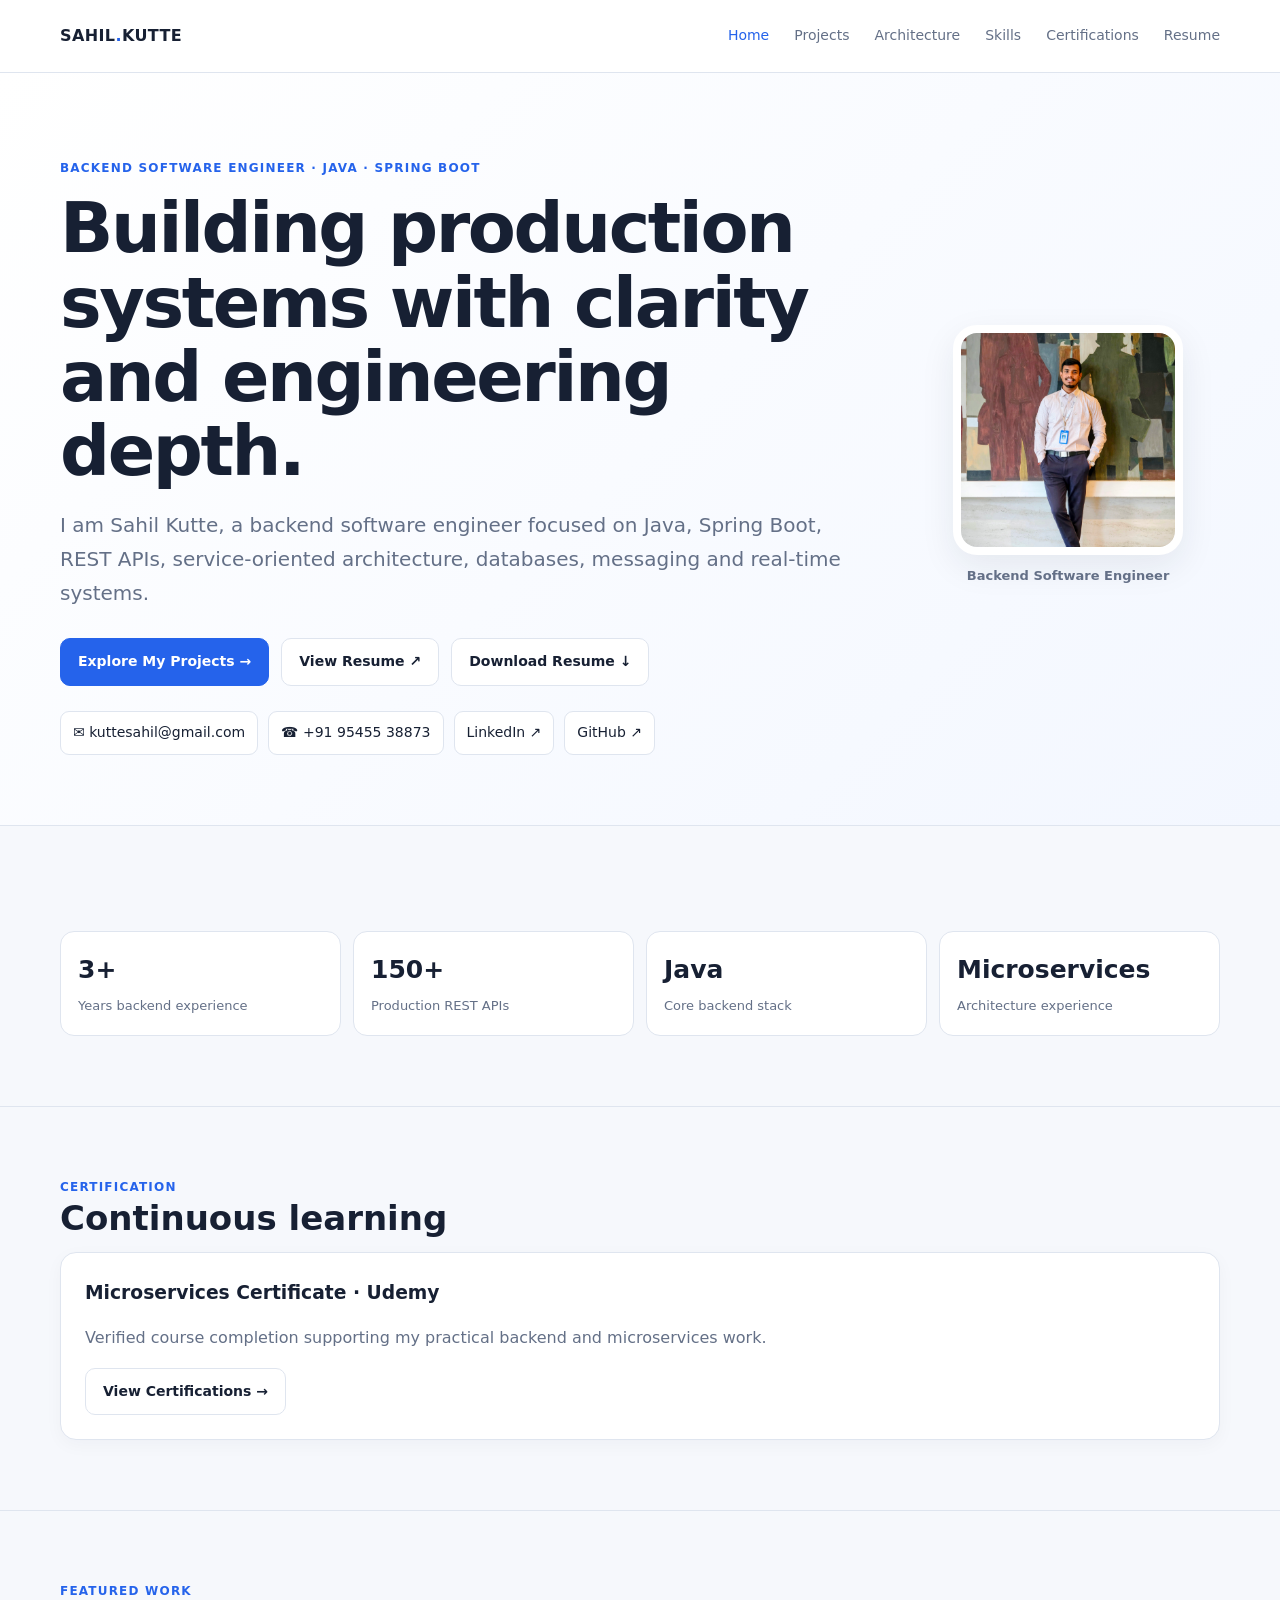
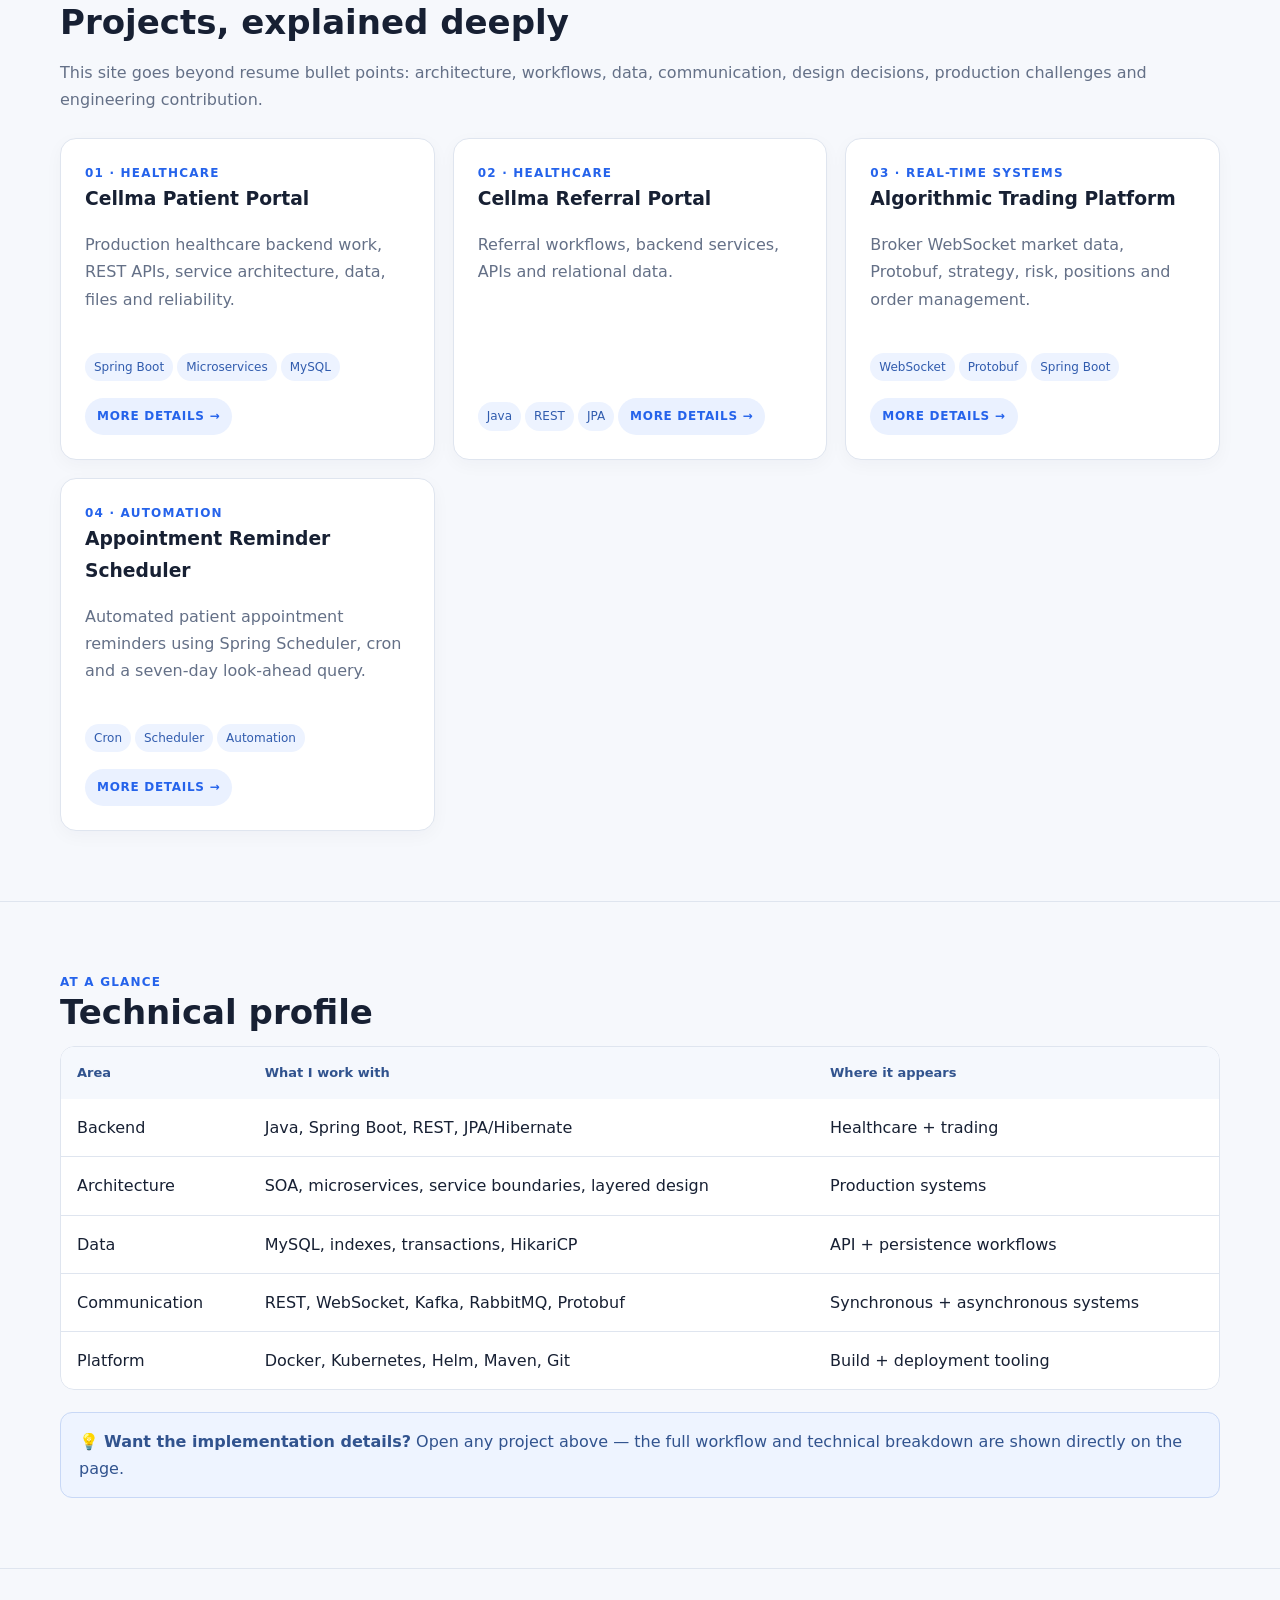
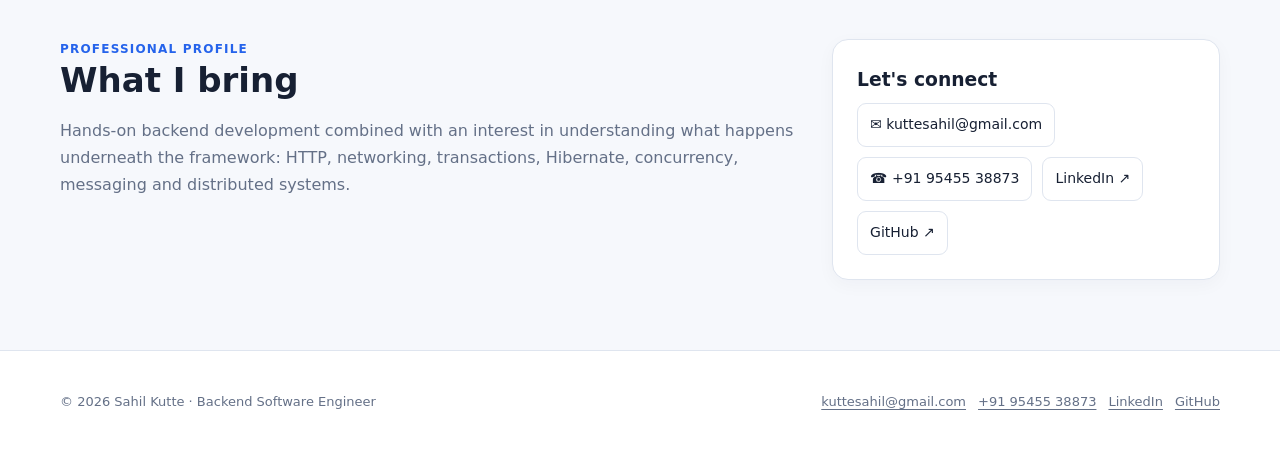
<file: index.html>
<!doctype html>
<html lang="en"><head>
<meta charset="utf-8"><meta name="viewport" content="width=device-width,initial-scale=1">
<title>Sahil Kutte | Sahil Kutte</title>
<link rel="stylesheet" href="assets/style.css">
</head><body><header class="nav"><div class="container navin">
<a class="logo" href="index.html">SAHIL<span>.</span>KUTTE</a>
<button class="menu-toggle" aria-label="Open navigation" aria-expanded="false" type="button">☰</button>
<nav class="links" id="site-menu">
<a class="active" href="index.html">Home</a><a class="" href="projects.html">Projects</a><a class="" href="architecture.html">Architecture</a><a class="" href="skills.html">Skills</a><a class="" href="certifications.html">Certifications</a><a class="" href="resume.html">Resume</a>
</nav></div></header><main>
<section class="hero"><div class="container hero-grid">
<div>
<div class="eyebrow">Backend Software Engineer · Java · Spring Boot</div>
<h1>Building production systems with clarity and engineering depth.</h1>
<p class="lead">I am Sahil Kutte, a backend software engineer focused on Java, Spring Boot, REST APIs, service-oriented architecture, databases, messaging and real-time systems.</p>
<div class="buttons">
<a class="btn primary" href="projects.html">Explore My Projects →</a>
<a class="btn" href="assets/Sahil_Kutte_Backend_Software_Engineer.pdf" target="_blank">View Resume ↗</a>
<a class="btn" href="assets/Sahil_Kutte_Backend_Software_Engineer.pdf" download>Download Resume ↓</a>
</div>
<div class="contact hero-contact">
<a href="mailto:kuttesahil@gmail.com">✉ kuttesahil@gmail.com</a>
<a href="tel:+919545538873">☎ +91 95455 38873</a>
<a href="https://www.linkedin.com/in/sahil-k-a4041b259/" target="_blank" rel="noopener">LinkedIn ↗</a>
<a href="https://github.com/sahilkutte" target="_blank" rel="noopener">GitHub ↗</a>
</div>
</div>
<div class="hero-photo-wrap">
<img class="avatar hero-avatar" src="assets/IMG_20250923_083723562~2.jpg" alt="Sahil Kutte">
<div class="photo-caption">Backend Software Engineer</div>
</div>
</div></section>

<section class="section"><div class="container">
<div class="stats">
<div class="stat"><strong>3+</strong><span>Years backend experience</span></div>
<div class="stat"><strong>150+</strong><span>Production REST APIs</span></div>
<div class="stat"><strong>Java</strong><span>Core backend stack</span></div>
<div class="stat"><strong>Microservices</strong><span>Architecture experience</span></div>
</div></div></section>

<section class="section"><div class="container"><div class="kicker">Certification</div><h2>Continuous learning</h2><div class="card"><h3>Microservices Certificate · Udemy</h3><p class="muted">Verified course completion supporting my practical backend and microservices work.</p><a class="btn" href="certifications.html">View Certifications →</a></div></div></section>

<section class="section"><div class="container">
<div class="kicker">Featured work</div><h2>Projects, explained deeply</h2>
<p class="muted">This site goes beyond resume bullet points: architecture, workflows, data, communication, design decisions, production challenges and engineering contribution.</p>
<div class="grid grid3 project-grid" style="margin-top:25px">
<a class="card project-card" href="projects/cellma-patient.html">
<div><div class="kicker">01 · Healthcare</div><h3>Cellma Patient Portal</h3><p class="muted">Production healthcare backend work, REST APIs, service architecture, data, files and reliability.</p></div>
<div class="bottom"><span class="tag">Spring Boot</span><span class="tag">Microservices</span><span class="tag">MySQL</span><div class="more-badge">MORE DETAILS →</div></div></a>
<a class="card project-card" href="projects/cellma-referral.html">
<div><div class="kicker">02 · Healthcare</div><h3>Cellma Referral Portal</h3><p class="muted">Referral workflows, backend services, APIs and relational data.</p></div>
<div class="bottom"><span class="tag">Java</span><span class="tag">REST</span><span class="tag">JPA</span><div class="more-badge">MORE DETAILS →</div></div></a>
<a class="card project-card" href="projects/trading.html">
<div><div class="kicker">03 · Real-time systems</div><h3>Algorithmic Trading Platform</h3><p class="muted">Broker WebSocket market data, Protobuf, strategy, risk, positions and order management.</p></div>
<div class="bottom"><span class="tag">WebSocket</span><span class="tag">Protobuf</span><span class="tag">Spring Boot</span><div class="more-badge">MORE DETAILS →</div></div></a>
<a class="card project-card" href="projects/appointment-reminder.html"><div><div class="kicker">04 · Automation</div><h3>Appointment Reminder Scheduler</h3><p class="muted">Automated patient appointment reminders using Spring Scheduler, cron and a seven-day look-ahead query.</p></div><div class="bottom"><span class="tag">Cron</span><span class="tag">Scheduler</span><span class="tag">Automation</span><div class="more-badge">MORE DETAILS →</div></div></a>
</div></div></section>

<section class="section"><div class="container">
<div class="kicker">At a glance</div><h2>Technical profile</h2>
<div class="table-wrap"><table class="info-table"><thead><tr><th>Area</th><th>What I work with</th><th>Where it appears</th></tr></thead>
<tbody>
<tr><td>Backend</td><td>Java, Spring Boot, REST, JPA/Hibernate</td><td>Healthcare + trading</td></tr>
<tr><td>Architecture</td><td>SOA, microservices, service boundaries, layered design</td><td>Production systems</td></tr>
<tr><td>Data</td><td>MySQL, indexes, transactions, HikariCP</td><td>API + persistence workflows</td></tr>
<tr><td>Communication</td><td>REST, WebSocket, Kafka, RabbitMQ, Protobuf</td><td>Synchronous + asynchronous systems</td></tr>
<tr><td>Platform</td><td>Docker, Kubernetes, Helm, Maven, Git</td><td>Build + deployment tooling</td></tr>
</tbody></table></div>
<div class="attention-note">💡 <strong>Want the implementation details?</strong> Open any project above — the full workflow and technical breakdown are shown directly on the page.</div>
</div></section>

<section class="section"><div class="container two-col">
<div><div class="kicker">Professional profile</div><h2>What I bring</h2>
<p class="muted">Hands-on backend development combined with an interest in understanding what happens underneath the framework: HTTP, networking, transactions, Hibernate, concurrency, messaging and distributed systems.</p></div>
<div class="card"><h3>Let's connect</h3><div class="contact">
<a href="mailto:kuttesahil@gmail.com">✉ kuttesahil@gmail.com</a><a href="tel:+919545538873">☎ +91 95455 38873</a>
<a href="https://www.linkedin.com/in/sahil-k-a4041b259/" target="_blank" rel="noopener">LinkedIn ↗</a><a href="https://github.com/sahilkutte" target="_blank" rel="noopener">GitHub ↗</a>
</div></div></div></section>
</main><footer class="footer"><div class="container footer-grid">
<div>© 2026 Sahil Kutte · Backend Software Engineer</div>
<div class="footer-contact">
<a href="mailto:kuttesahil@gmail.com">kuttesahil@gmail.com</a>
<a href="tel:+919545538873">+91 95455 38873</a>
<a href="https://www.linkedin.com/in/sahil-k-a4041b259/" target="_blank" rel="noopener">LinkedIn</a>
<a href="https://github.com/sahilkutte" target="_blank" rel="noopener">GitHub</a>
</div></div></footer><script>
(function(){
 const b=document.querySelector('.menu-toggle'),m=document.getElementById('site-menu');
 if(!b||!m)return;
 b.addEventListener('click',function(){
   const o=m.classList.toggle('open');
   b.setAttribute('aria-expanded',o);
   b.textContent=o?'✕':'☰';
 });
 m.querySelectorAll('a').forEach(function(a){
   a.addEventListener('click',function(){
     m.classList.remove('open');
     b.setAttribute('aria-expanded','false');
     b.textContent='☰';
   });
 });
})();
</script></body></html>
</file>
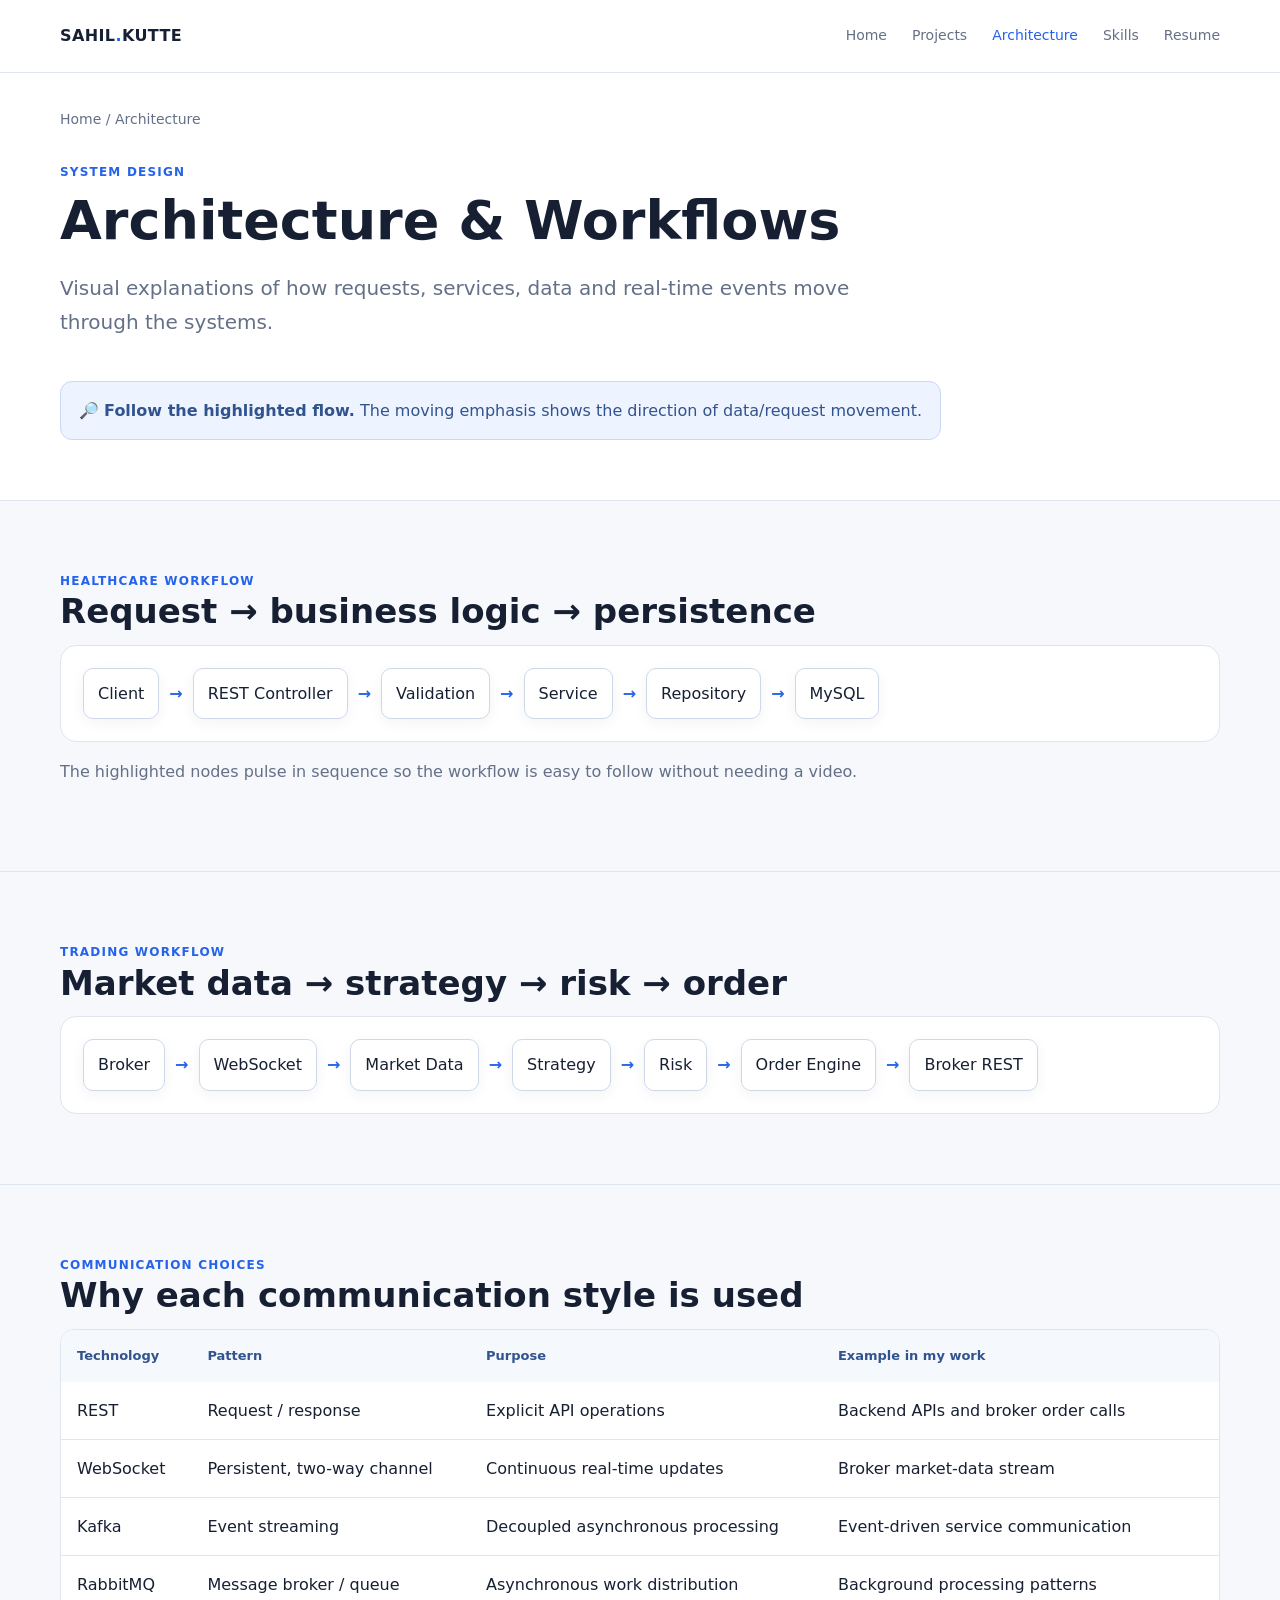
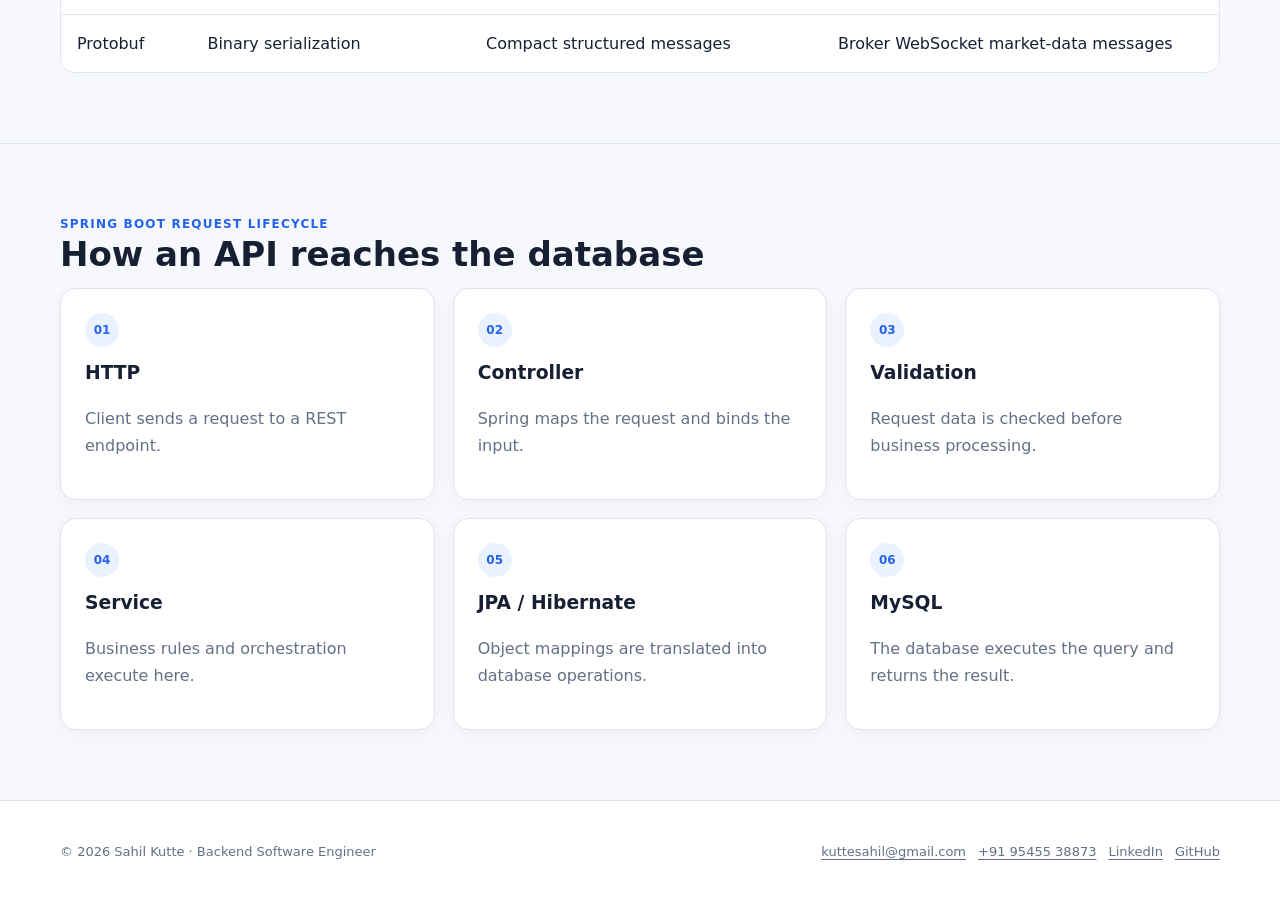
<file: architecture.html>
<!doctype html>
<html lang="en"><head>
<meta charset="utf-8"><meta name="viewport" content="width=device-width,initial-scale=1">
<title>Architecture | Sahil Kutte</title>
<link rel="stylesheet" href="assets/style.css">
</head><body><header class="nav"><div class="container navin">
<a class="logo" href="index.html">SAHIL<span>.</span>KUTTE</a>
<button class="menu-toggle" aria-label="Open navigation" aria-expanded="false" type="button">☰</button>
<nav class="links" id="site-menu">
<a class="" href="index.html">Home</a><a class="" href="projects.html">Projects</a><a class="active" href="architecture.html">Architecture</a><a class="" href="skills.html">Skills</a><a class="" href="resume.html">Resume</a>
</nav></div></header><main>
<section class="pagehero"><div class="container"><div class="breadcrumb">Home / Architecture</div>
<div class="eyebrow">System design</div><h1>Architecture & Workflows</h1>
<p class="lead">Visual explanations of how requests, services, data and real-time events move through the systems.</p>
<div class="attention-strip">🔎 <strong>Follow the highlighted flow.</strong> The moving emphasis shows the direction of data/request movement.</div>
</div></section>

<section class="section"><div class="container"><div class="kicker">Healthcare workflow</div><h2>Request → business logic → persistence</h2>
<div class="workflow"><span class="node">Client</span><b class="arrow">→</b><span class="node">REST Controller</span><b class="arrow">→</b><span class="node">Validation</span><b class="arrow">→</b><span class="node">Service</span><b class="arrow">→</b><span class="node">Repository</span><b class="arrow">→</b><span class="node">MySQL</span></div>
<p class="muted">The highlighted nodes pulse in sequence so the workflow is easy to follow without needing a video.</p></div></section>

<section class="section"><div class="container"><div class="kicker">Trading workflow</div><h2>Market data → strategy → risk → order</h2>
<div class="workflow"><span class="node">Broker</span><b class="arrow">→</b><span class="node">WebSocket</span><b class="arrow">→</b><span class="node">Market Data</span><b class="arrow">→</b><span class="node">Strategy</span><b class="arrow">→</b><span class="node">Risk</span><b class="arrow">→</b><span class="node">Order Engine</span><b class="arrow">→</b><span class="node">Broker REST</span></div></div></section>

<section class="section"><div class="container"><div class="kicker">Communication choices</div><h2>Why each communication style is used</h2>
<div class="table-wrap"><table class="info-table"><thead><tr><th>Technology</th><th>Pattern</th><th>Purpose</th><th>Example in my work</th></tr></thead><tbody>
<tr><td>REST</td><td>Request / response</td><td>Explicit API operations</td><td>Backend APIs and broker order calls</td></tr>
<tr><td>WebSocket</td><td>Persistent, two-way channel</td><td>Continuous real-time updates</td><td>Broker market-data stream</td></tr>
<tr><td>Kafka</td><td>Event streaming</td><td>Decoupled asynchronous processing</td><td>Event-driven service communication</td></tr>
<tr><td>RabbitMQ</td><td>Message broker / queue</td><td>Asynchronous work distribution</td><td>Background processing patterns</td></tr>
<tr><td>Protobuf</td><td>Binary serialization</td><td>Compact structured messages</td><td>Broker WebSocket market-data messages</td></tr>
</tbody></table></div></div></section>

<section class="section"><div class="container"><div class="kicker">Spring Boot request lifecycle</div><h2>How an API reaches the database</h2>
<div class="grid grid3"><div class="card step-card"><span class="step-number">01</span><h3>HTTP</h3><p class="muted">Client sends a request to a REST endpoint.</p></div>
<div class="card step-card"><span class="step-number">02</span><h3>Controller</h3><p class="muted">Spring maps the request and binds the input.</p></div>
<div class="card step-card"><span class="step-number">03</span><h3>Validation</h3><p class="muted">Request data is checked before business processing.</p></div>
<div class="card step-card"><span class="step-number">04</span><h3>Service</h3><p class="muted">Business rules and orchestration execute here.</p></div>
<div class="card step-card"><span class="step-number">05</span><h3>JPA / Hibernate</h3><p class="muted">Object mappings are translated into database operations.</p></div>
<div class="card step-card"><span class="step-number">06</span><h3>MySQL</h3><p class="muted">The database executes the query and returns the result.</p></div></div>
</div></section>
</main><footer class="footer"><div class="container footer-grid">
<div>© 2026 Sahil Kutte · Backend Software Engineer</div>
<div class="footer-contact">
<a href="mailto:kuttesahil@gmail.com">kuttesahil@gmail.com</a>
<a href="tel:+919545538873">+91 95455 38873</a>
<a href="https://www.linkedin.com/in/sahil-k-a4041b259/" target="_blank" rel="noopener">LinkedIn</a>
<a href="https://github.com/sahilkutte" target="_blank" rel="noopener">GitHub</a>
</div></div></footer><script>
(function(){
 const b=document.querySelector('.menu-toggle'),m=document.getElementById('site-menu');
 if(!b||!m)return;
 b.addEventListener('click',function(){
   const o=m.classList.toggle('open');
   b.setAttribute('aria-expanded',o);
   b.textContent=o?'✕':'☰';
 });
 m.querySelectorAll('a').forEach(function(a){
   a.addEventListener('click',function(){
     m.classList.remove('open');
     b.setAttribute('aria-expanded','false');
     b.textContent='☰';
   });
 });
})();
</script></body></html>
</file>
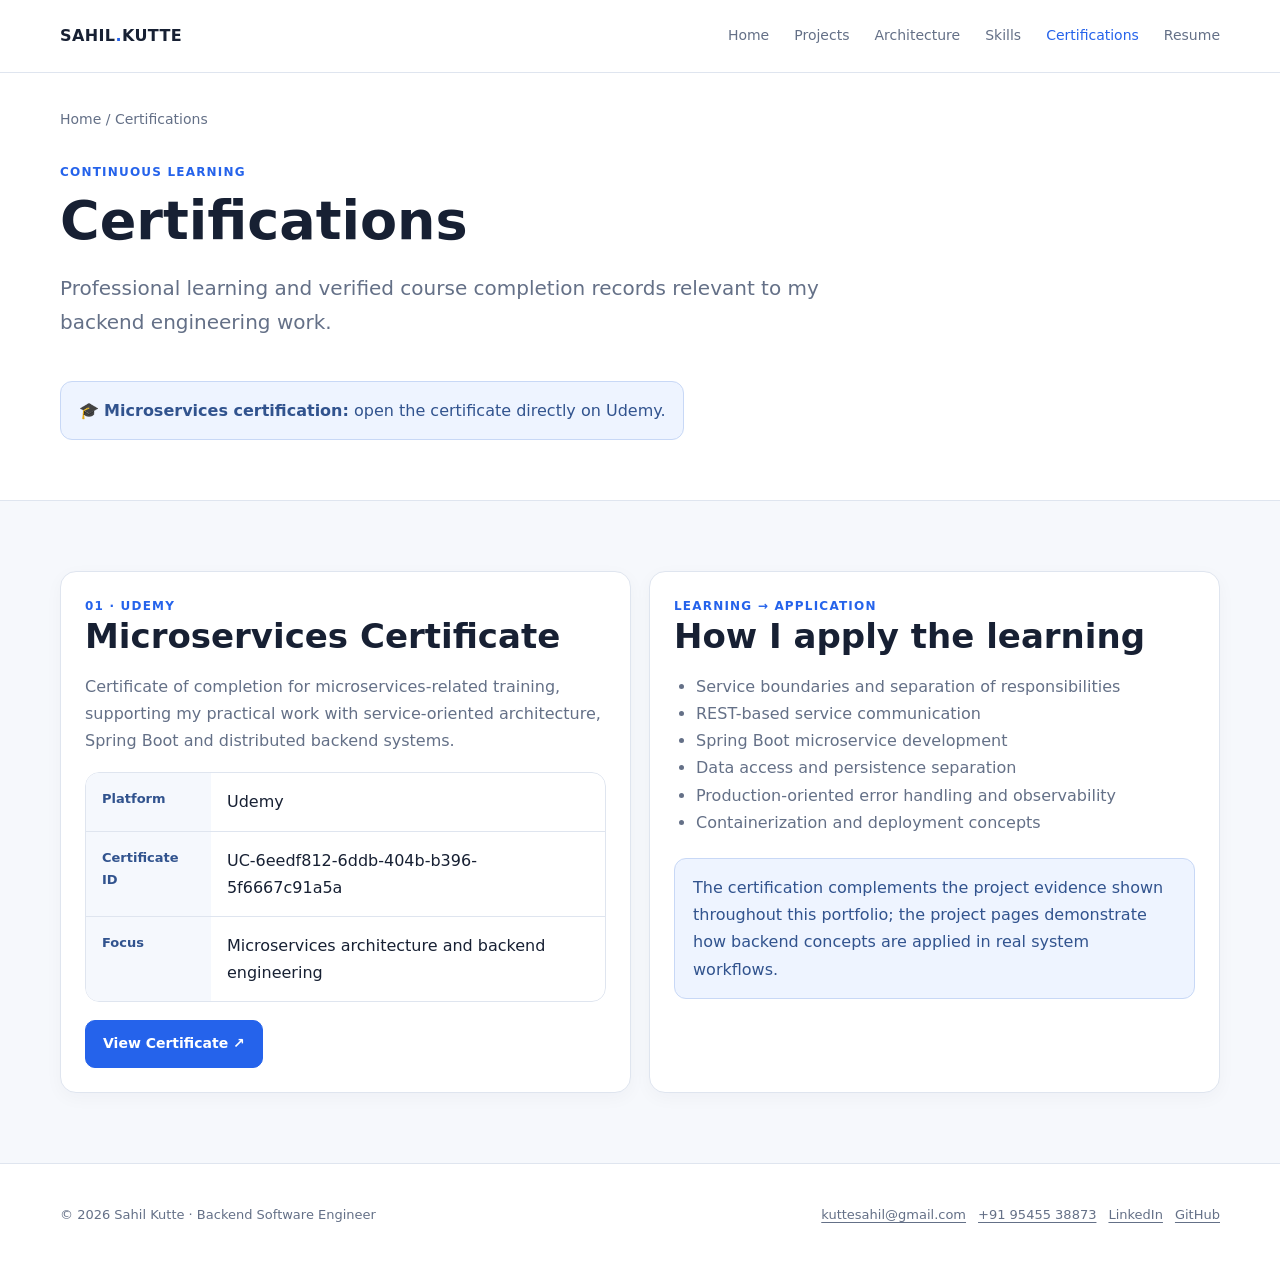
<file: certifications.html>
<!doctype html>
<html lang="en"><head>
<meta charset="utf-8"><meta name="viewport" content="width=device-width,initial-scale=1">
<title>Certifications | Sahil Kutte</title>
<link rel="stylesheet" href="assets/style.css">
</head><body><header class="nav"><div class="container navin">
<a class="logo" href="index.html">SAHIL<span>.</span>KUTTE</a>
<button class="menu-toggle" aria-label="Open navigation" aria-expanded="false" type="button">☰</button>
<nav class="links" id="site-menu">
<a class="" href="index.html">Home</a><a class="" href="projects.html">Projects</a><a class="" href="architecture.html">Architecture</a><a class="" href="skills.html">Skills</a><a class="active" href="certifications.html">Certifications</a><a class="" href="resume.html">Resume</a>
</nav></div></header><main>
<section class="pagehero"><div class="container"><div class="breadcrumb">Home / Certifications</div><div class="eyebrow">Continuous learning</div><h1>Certifications</h1><p class="lead">Professional learning and verified course completion records relevant to my backend engineering work.</p><div class="attention-strip">🎓 <strong>Microservices certification:</strong> open the certificate directly on Udemy.</div></div></section>
<section class="section"><div class="container"><div class="grid grid2">
<div class="card"><div class="kicker">01 · Udemy</div><h2>Microservices Certificate</h2><p class="muted">Certificate of completion for microservices-related training, supporting my practical work with service-oriented architecture, Spring Boot and distributed backend systems.</p><div class="table-wrap" style="margin:18px 0"><table class="info-table"><tbody><tr><th>Platform</th><td>Udemy</td></tr><tr><th>Certificate ID</th><td>UC-6eedf812-6ddb-404b-b396-5f6667c91a5a</td></tr><tr><th>Focus</th><td>Microservices architecture and backend engineering</td></tr></tbody></table></div><a class="btn primary" href="https://www.udemy.com/certificate/UC-6eedf812-6ddb-404b-b396-5f6667c91a5a/" target="_blank" rel="noopener">View Certificate ↗</a></div>
<div class="card"><div class="kicker">Learning → application</div><h2>How I apply the learning</h2><ul class="muted"><li>Service boundaries and separation of responsibilities</li><li>REST-based service communication</li><li>Spring Boot microservice development</li><li>Data access and persistence separation</li><li>Production-oriented error handling and observability</li><li>Containerization and deployment concepts</li></ul><div class="attention-note">The certification complements the project evidence shown throughout this portfolio; the project pages demonstrate how backend concepts are applied in real system workflows.</div></div>
</div></div></section>
</main><footer class="footer"><div class="container footer-grid"><div>© 2026 Sahil Kutte · Backend Software Engineer</div><div class="footer-contact"><a href="mailto:kuttesahil@gmail.com">kuttesahil@gmail.com</a><a href="tel:+919545538873">+91 95455 38873</a><a href="https://www.linkedin.com/in/sahil-k-a4041b259/" target="_blank" rel="noopener">LinkedIn</a><a href="https://github.com/sahilkutte" target="_blank" rel="noopener">GitHub</a></div></div></footer><script>
(function(){const b=document.querySelector('.menu-toggle'),m=document.getElementById('site-menu');if(!b||!m)return;b.addEventListener('click',function(){const o=m.classList.toggle('open');b.setAttribute('aria-expanded',o);b.textContent=o?'✕':'☰';});m.querySelectorAll('a').forEach(function(a){a.addEventListener('click',function(){m.classList.remove('open');b.setAttribute('aria-expanded','false');b.textContent='☰';});});})();
</script></body></html>
</file>
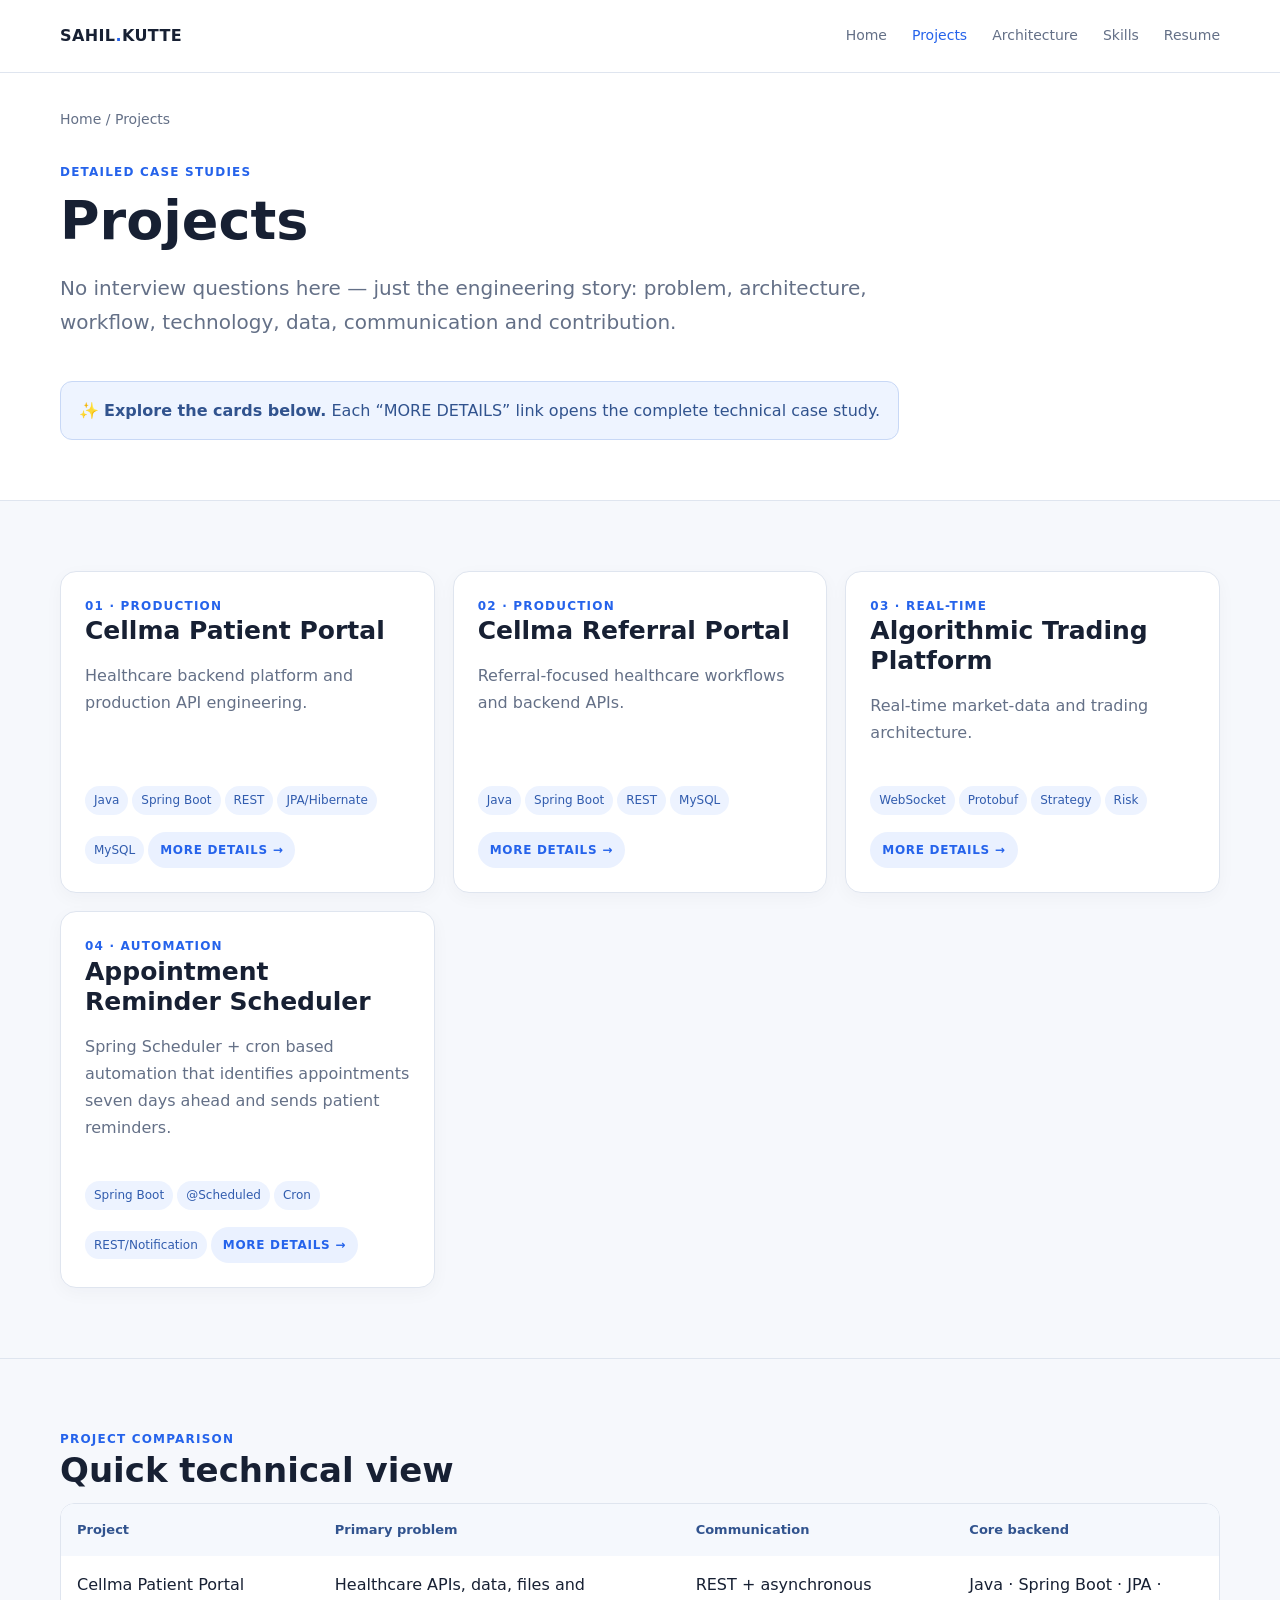
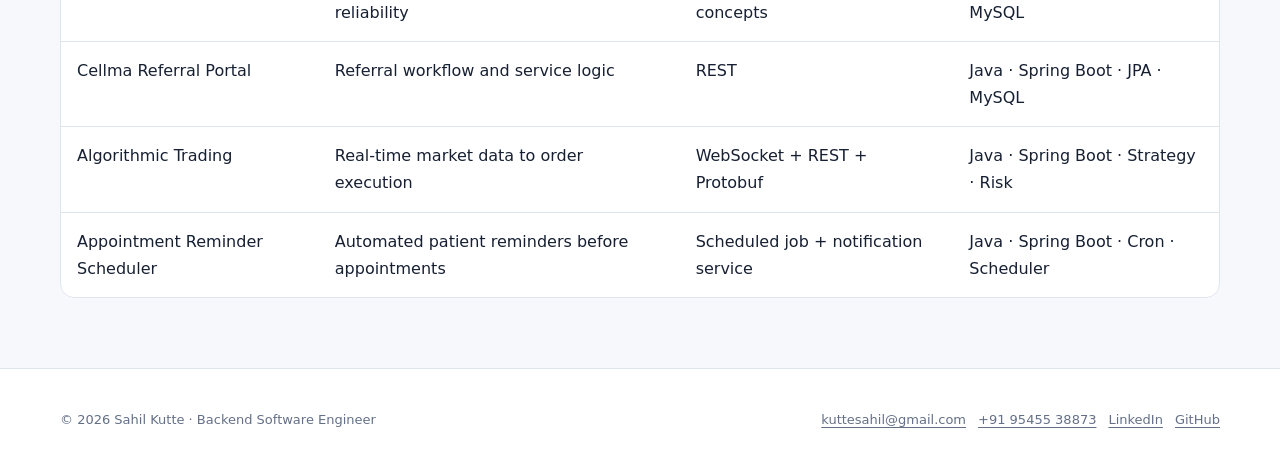
<file: projects.html>
<!doctype html>
<html lang="en"><head>
<meta charset="utf-8"><meta name="viewport" content="width=device-width,initial-scale=1">
<title>Projects | Sahil Kutte</title>
<link rel="stylesheet" href="assets/style.css">
</head><body><header class="nav"><div class="container navin">
<a class="logo" href="index.html">SAHIL<span>.</span>KUTTE</a>
<button class="menu-toggle" aria-label="Open navigation" aria-expanded="false" type="button">☰</button>
<nav class="links" id="site-menu">
<a class="" href="index.html">Home</a><a class="active" href="projects.html">Projects</a><a class="" href="architecture.html">Architecture</a><a class="" href="skills.html">Skills</a><a class="" href="resume.html">Resume</a>
</nav></div></header><main>
<section class="pagehero"><div class="container"><div class="breadcrumb">Home / Projects</div>
<div class="eyebrow">Detailed case studies</div><h1>Projects</h1>
<p class="lead">No interview questions here — just the engineering story: problem, architecture, workflow, technology, data, communication and contribution.</p>
<div class="attention-strip">✨ <strong>Explore the cards below.</strong> Each “MORE DETAILS” link opens the complete technical case study.</div>
</div></section>
<section class="section"><div class="container">
<div class="grid grid3 project-grid">
<a class="card project-card" href="projects/cellma-patient.html"><div><div class="kicker">01 · Production</div><h2 class="project-title">Cellma Patient Portal</h2><p class="muted">Healthcare backend platform and production API engineering.</p></div><div class="bottom"><span class="tag">Java</span><span class="tag">Spring Boot</span><span class="tag">REST</span><span class="tag">JPA/Hibernate</span><span class="tag">MySQL</span><div class="more-badge">MORE DETAILS →</div></div></a>
<a class="card project-card" href="projects/cellma-referral.html"><div><div class="kicker">02 · Production</div><h2 class="project-title">Cellma Referral Portal</h2><p class="muted">Referral-focused healthcare workflows and backend APIs.</p></div><div class="bottom"><span class="tag">Java</span><span class="tag">Spring Boot</span><span class="tag">REST</span><span class="tag">MySQL</span><div class="more-badge">MORE DETAILS →</div></div></a>
<a class="card project-card" href="projects/trading.html"><div><div class="kicker">03 · Real-time</div><h2 class="project-title">Algorithmic Trading Platform</h2><p class="muted">Real-time market-data and trading architecture.</p></div><div class="bottom"><span class="tag">WebSocket</span><span class="tag">Protobuf</span><span class="tag">Strategy</span><span class="tag">Risk</span><div class="more-badge">MORE DETAILS →</div></div></a>
<a class="card project-card" href="projects/appointment-reminder.html"><div><div class="kicker">04 · Automation</div><h2 class="project-title">Appointment Reminder Scheduler</h2><p class="muted">Spring Scheduler + cron based automation that identifies appointments seven days ahead and sends patient reminders.</p></div><div class="bottom"><span class="tag">Spring Boot</span><span class="tag">@Scheduled</span><span class="tag">Cron</span><span class="tag">REST/Notification</span><div class="more-badge">MORE DETAILS →</div></div></a>
</div></div></section>
<section class="section"><div class="container"><div class="kicker">Project comparison</div><h2>Quick technical view</h2>
<div class="table-wrap"><table class="info-table"><thead><tr><th>Project</th><th>Primary problem</th><th>Communication</th><th>Core backend</th></tr></thead><tbody>
<tr><td>Cellma Patient Portal</td><td>Healthcare APIs, data, files and reliability</td><td>REST + asynchronous concepts</td><td>Java · Spring Boot · JPA · MySQL</td></tr>
<tr><td>Cellma Referral Portal</td><td>Referral workflow and service logic</td><td>REST</td><td>Java · Spring Boot · JPA · MySQL</td></tr>
<tr><td>Algorithmic Trading</td><td>Real-time market data to order execution</td><td>WebSocket + REST + Protobuf</td><td>Java · Spring Boot · Strategy · Risk</td></tr>
<tr><td>Appointment Reminder Scheduler</td><td>Automated patient reminders before appointments</td><td>Scheduled job + notification service</td><td>Java · Spring Boot · Cron · Scheduler</td></tr>
</tbody></table></div></div></section>
</main><footer class="footer"><div class="container footer-grid">
<div>© 2026 Sahil Kutte · Backend Software Engineer</div>
<div class="footer-contact">
<a href="mailto:kuttesahil@gmail.com">kuttesahil@gmail.com</a>
<a href="tel:+919545538873">+91 95455 38873</a>
<a href="https://www.linkedin.com/in/sahil-k-a4041b259/" target="_blank" rel="noopener">LinkedIn</a>
<a href="https://github.com/sahilkutte" target="_blank" rel="noopener">GitHub</a>
</div></div></footer><script>
(function(){
 const b=document.querySelector('.menu-toggle'),m=document.getElementById('site-menu');
 if(!b||!m)return;
 b.addEventListener('click',function(){
   const o=m.classList.toggle('open');
   b.setAttribute('aria-expanded',o);
   b.textContent=o?'✕':'☰';
 });
 m.querySelectorAll('a').forEach(function(a){
   a.addEventListener('click',function(){
     m.classList.remove('open');
     b.setAttribute('aria-expanded','false');
     b.textContent='☰';
   });
 });
})();
</script></body></html>
</file>
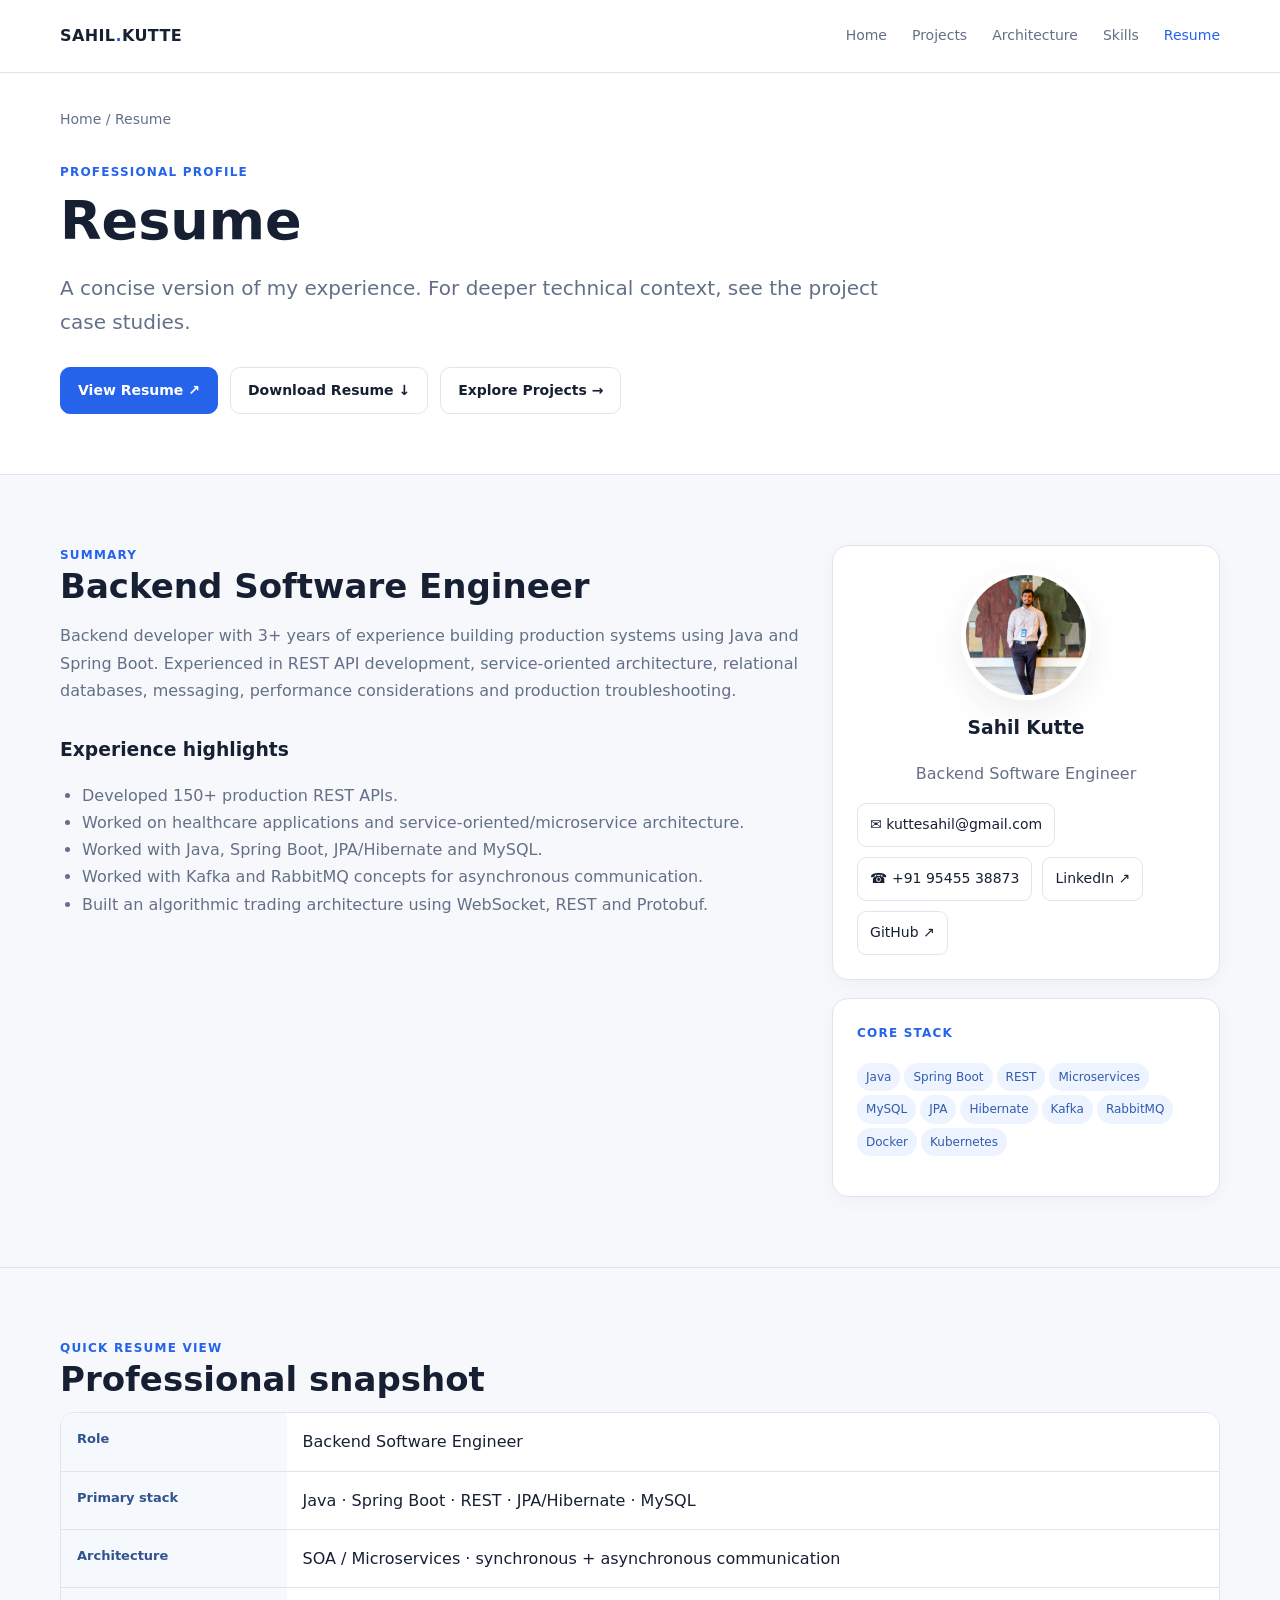
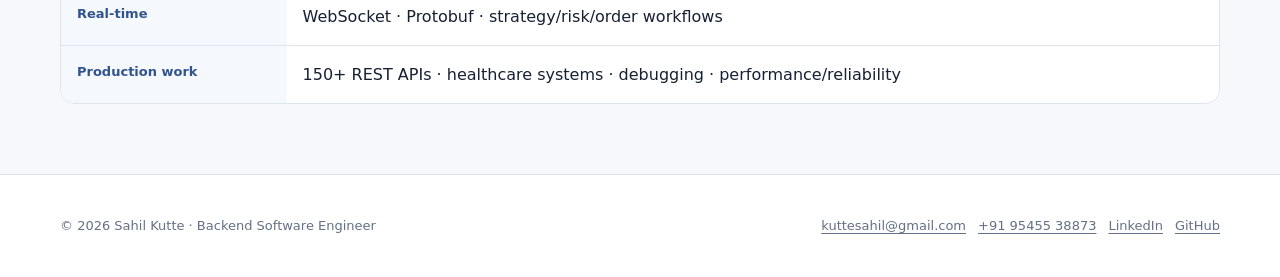
<file: resume.html>
<!doctype html>
<html lang="en"><head>
<meta charset="utf-8"><meta name="viewport" content="width=device-width,initial-scale=1">
<title>Resume | Sahil Kutte</title>
<link rel="stylesheet" href="assets/style.css">
</head><body><header class="nav"><div class="container navin">
<a class="logo" href="index.html">SAHIL<span>.</span>KUTTE</a>
<button class="menu-toggle" aria-label="Open navigation" aria-expanded="false" type="button">☰</button>
<nav class="links" id="site-menu">
<a class="" href="index.html">Home</a><a class="" href="projects.html">Projects</a><a class="" href="architecture.html">Architecture</a><a class="" href="skills.html">Skills</a><a class="active" href="resume.html">Resume</a>
</nav></div></header><main>
<section class="pagehero"><div class="container"><div class="breadcrumb">Home / Resume</div>
<div class="eyebrow">Professional profile</div><h1>Resume</h1>
<p class="lead">A concise version of my experience. For deeper technical context, see the project case studies.</p>
<div class="buttons">
<a class="btn primary" href="assets/Sahil_Kutte_Backend_Software_Engineer.pdf" target="_blank">View Resume ↗</a>
<a class="btn" href="assets/Sahil_Kutte_Backend_Software_Engineer.pdf" download>Download Resume ↓</a>
<a class="btn" href="projects.html">Explore Projects →</a>
</div></div></section>
<section class="section"><div class="container two-col">
<div>
<div class="kicker">Summary</div><h2>Backend Software Engineer</h2>
<p class="muted">Backend developer with 3+ years of experience building production systems using Java and Spring Boot. Experienced in REST API development, service-oriented architecture, relational databases, messaging, performance considerations and production troubleshooting.</p>
<h3 style="margin-top:30px">Experience highlights</h3>
<ul class="muted"><li>Developed 150+ production REST APIs.</li><li>Worked on healthcare applications and service-oriented/microservice architecture.</li><li>Worked with Java, Spring Boot, JPA/Hibernate and MySQL.</li><li>Worked with Kafka and RabbitMQ concepts for asynchronous communication.</li><li>Built an algorithmic trading architecture using WebSocket, REST and Protobuf.</li></ul>
</div>
<div>
<div class="card resume-profile"><img src="assets/IMG_20250923_083723562~2.jpg" alt="Sahil Kutte" class="resume-photo"><h3>Sahil Kutte</h3><p class="muted">Backend Software Engineer</p>
<div class="contact"><a href="mailto:kuttesahil@gmail.com">✉ kuttesahil@gmail.com</a><a href="tel:+919545538873">☎ +91 95455 38873</a><a href="https://www.linkedin.com/in/sahil-k-a4041b259/" target="_blank" rel="noopener">LinkedIn ↗</a><a href="https://github.com/sahilkutte" target="_blank" rel="noopener">GitHub ↗</a></div></div>
<div class="card" style="margin-top:18px"><div class="kicker">Core stack</div><p><span class="tag">Java</span><span class="tag">Spring Boot</span><span class="tag">REST</span><span class="tag">Microservices</span><span class="tag">MySQL</span><span class="tag">JPA</span><span class="tag">Hibernate</span><span class="tag">Kafka</span><span class="tag">RabbitMQ</span><span class="tag">Docker</span><span class="tag">Kubernetes</span></p></div>
</div></div></section>
<section class="section"><div class="container"><div class="kicker">Quick resume view</div><h2>Professional snapshot</h2>
<div class="table-wrap"><table class="info-table"><tbody>
<tr><th>Role</th><td>Backend Software Engineer</td></tr>
<tr><th>Primary stack</th><td>Java · Spring Boot · REST · JPA/Hibernate · MySQL</td></tr>
<tr><th>Architecture</th><td>SOA / Microservices · synchronous + asynchronous communication</td></tr>
<tr><th>Real-time</th><td>WebSocket · Protobuf · strategy/risk/order workflows</td></tr>
<tr><th>Production work</th><td>150+ REST APIs · healthcare systems · debugging · performance/reliability</td></tr>
</tbody></table></div></div></section>
</main><footer class="footer"><div class="container footer-grid">
<div>© 2026 Sahil Kutte · Backend Software Engineer</div>
<div class="footer-contact">
<a href="mailto:kuttesahil@gmail.com">kuttesahil@gmail.com</a>
<a href="tel:+919545538873">+91 95455 38873</a>
<a href="https://www.linkedin.com/in/sahil-k-a4041b259/" target="_blank" rel="noopener">LinkedIn</a>
<a href="https://github.com/sahilkutte" target="_blank" rel="noopener">GitHub</a>
</div></div></footer><script>
(function(){
 const b=document.querySelector('.menu-toggle'),m=document.getElementById('site-menu');
 if(!b||!m)return;
 b.addEventListener('click',function(){
   const o=m.classList.toggle('open');
   b.setAttribute('aria-expanded',o);
   b.textContent=o?'✕':'☰';
 });
 m.querySelectorAll('a').forEach(function(a){
   a.addEventListener('click',function(){
     m.classList.remove('open');
     b.setAttribute('aria-expanded','false');
     b.textContent='☰';
   });
 });
})();
</script></body></html>
</file>
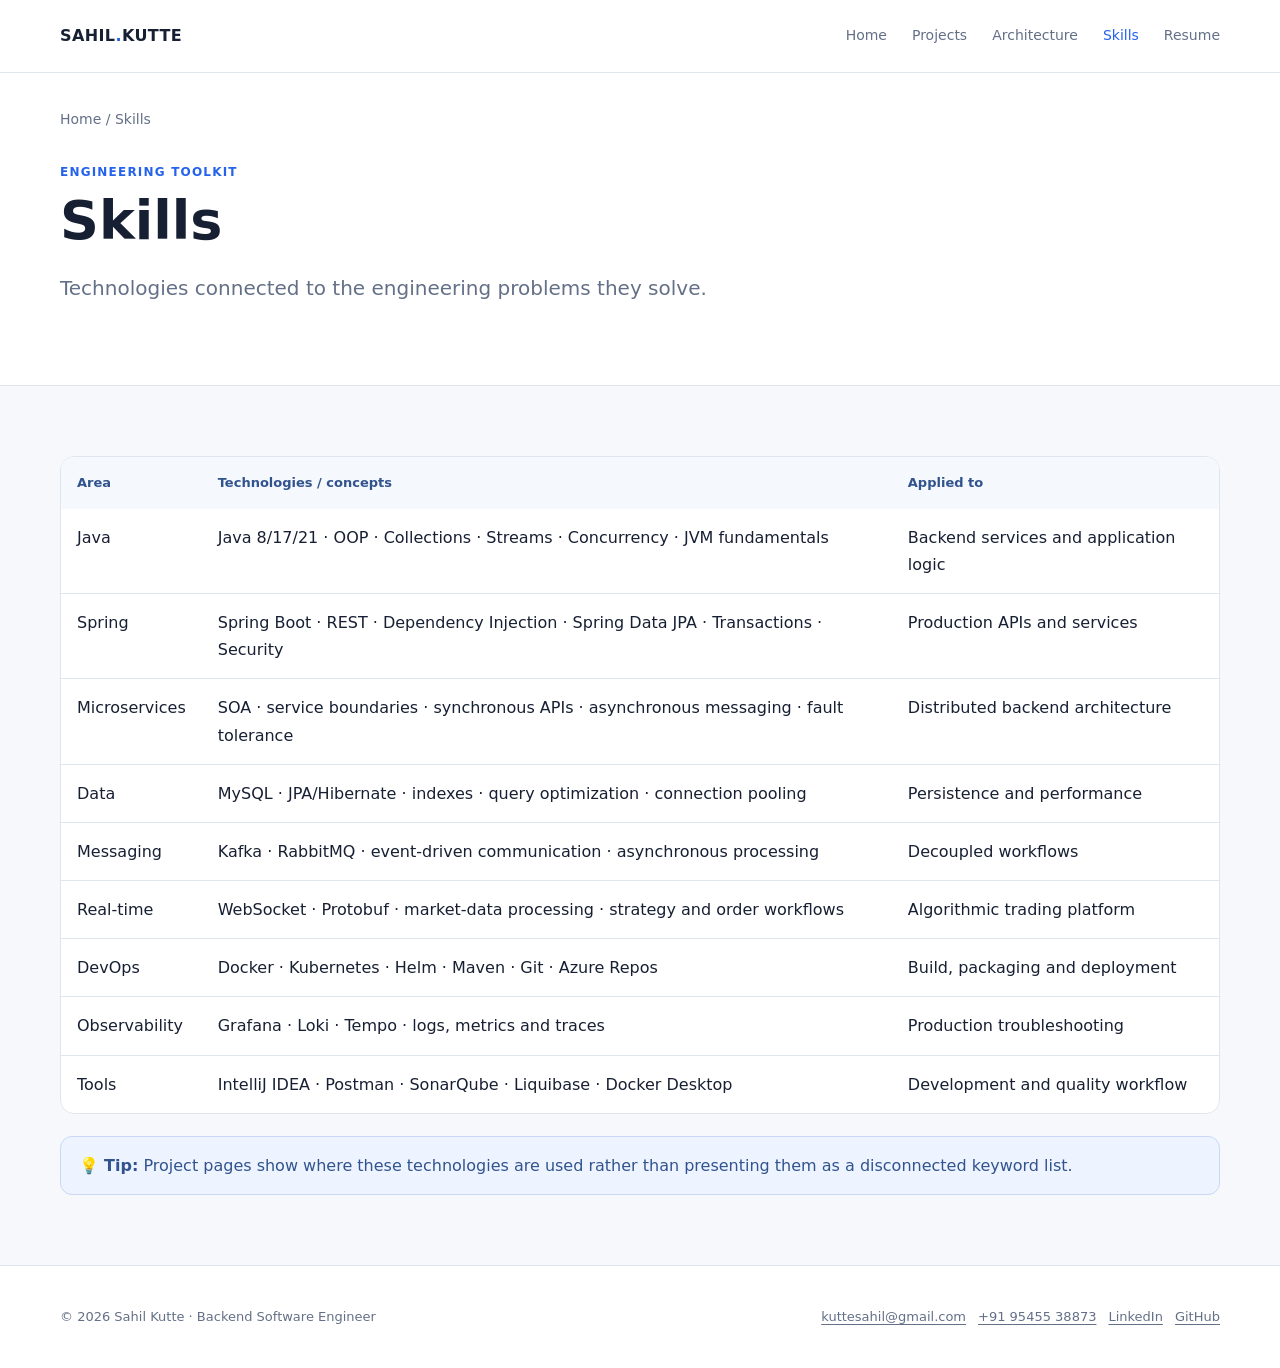
<file: skills.html>
<!doctype html>
<html lang="en"><head>
<meta charset="utf-8"><meta name="viewport" content="width=device-width,initial-scale=1">
<title>Skills | Sahil Kutte</title>
<link rel="stylesheet" href="assets/style.css">
</head><body><header class="nav"><div class="container navin">
<a class="logo" href="index.html">SAHIL<span>.</span>KUTTE</a>
<button class="menu-toggle" aria-label="Open navigation" aria-expanded="false" type="button">☰</button>
<nav class="links" id="site-menu">
<a class="" href="index.html">Home</a><a class="" href="projects.html">Projects</a><a class="" href="architecture.html">Architecture</a><a class="active" href="skills.html">Skills</a><a class="" href="resume.html">Resume</a>
</nav></div></header><main>
<section class="pagehero"><div class="container"><div class="breadcrumb">Home / Skills</div>
<div class="eyebrow">Engineering toolkit</div><h1>Skills</h1>
<p class="lead">Technologies connected to the engineering problems they solve.</p></div></section>
<section class="section"><div class="container">
<div class="table-wrap"><table class="info-table skills-table"><thead><tr><th>Area</th><th>Technologies / concepts</th><th>Applied to</th></tr></thead><tbody>
<tr><td>Java</td><td>Java 8/17/21 · OOP · Collections · Streams · Concurrency · JVM fundamentals</td><td>Backend services and application logic</td></tr>
<tr><td>Spring</td><td>Spring Boot · REST · Dependency Injection · Spring Data JPA · Transactions · Security</td><td>Production APIs and services</td></tr>
<tr><td>Microservices</td><td>SOA · service boundaries · synchronous APIs · asynchronous messaging · fault tolerance</td><td>Distributed backend architecture</td></tr>
<tr><td>Data</td><td>MySQL · JPA/Hibernate · indexes · query optimization · connection pooling</td><td>Persistence and performance</td></tr>
<tr><td>Messaging</td><td>Kafka · RabbitMQ · event-driven communication · asynchronous processing</td><td>Decoupled workflows</td></tr>
<tr><td>Real-time</td><td>WebSocket · Protobuf · market-data processing · strategy and order workflows</td><td>Algorithmic trading platform</td></tr>
<tr><td>DevOps</td><td>Docker · Kubernetes · Helm · Maven · Git · Azure Repos</td><td>Build, packaging and deployment</td></tr>
<tr><td>Observability</td><td>Grafana · Loki · Tempo · logs, metrics and traces</td><td>Production troubleshooting</td></tr>
<tr><td>Tools</td><td>IntelliJ IDEA · Postman · SonarQube · Liquibase · Docker Desktop</td><td>Development and quality workflow</td></tr>
</tbody></table></div>
<div class="attention-note">💡 <strong>Tip:</strong> Project pages show where these technologies are used rather than presenting them as a disconnected keyword list.</div>
</div></section>
</main><footer class="footer"><div class="container footer-grid">
<div>© 2026 Sahil Kutte · Backend Software Engineer</div>
<div class="footer-contact">
<a href="mailto:kuttesahil@gmail.com">kuttesahil@gmail.com</a>
<a href="tel:+919545538873">+91 95455 38873</a>
<a href="https://www.linkedin.com/in/sahil-k-a4041b259/" target="_blank" rel="noopener">LinkedIn</a>
<a href="https://github.com/sahilkutte" target="_blank" rel="noopener">GitHub</a>
</div></div></footer><script>
(function(){
 const b=document.querySelector('.menu-toggle'),m=document.getElementById('site-menu');
 if(!b||!m)return;
 b.addEventListener('click',function(){
   const o=m.classList.toggle('open');
   b.setAttribute('aria-expanded',o);
   b.textContent=o?'✕':'☰';
 });
 m.querySelectorAll('a').forEach(function(a){
   a.addEventListener('click',function(){
     m.classList.remove('open');
     b.setAttribute('aria-expanded','false');
     b.textContent='☰';
   });
 });
})();
</script></body></html>
</file>
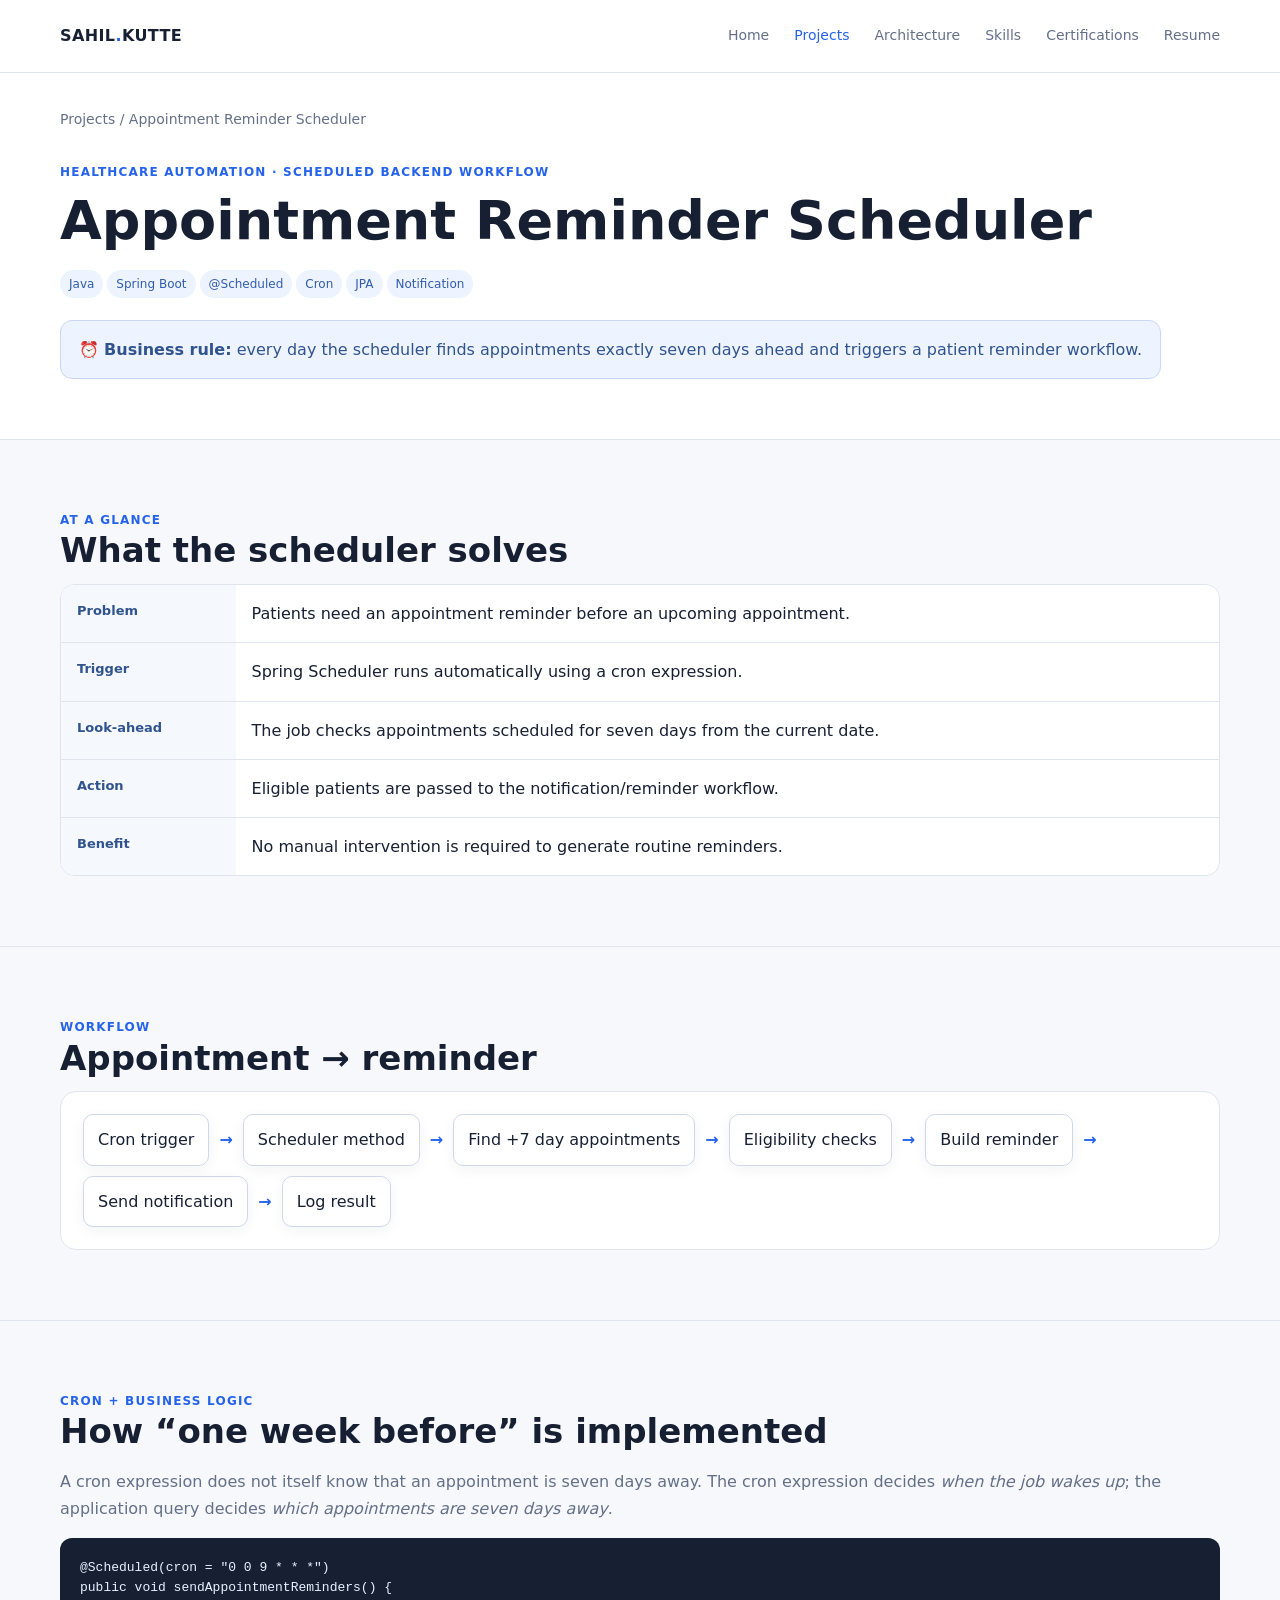
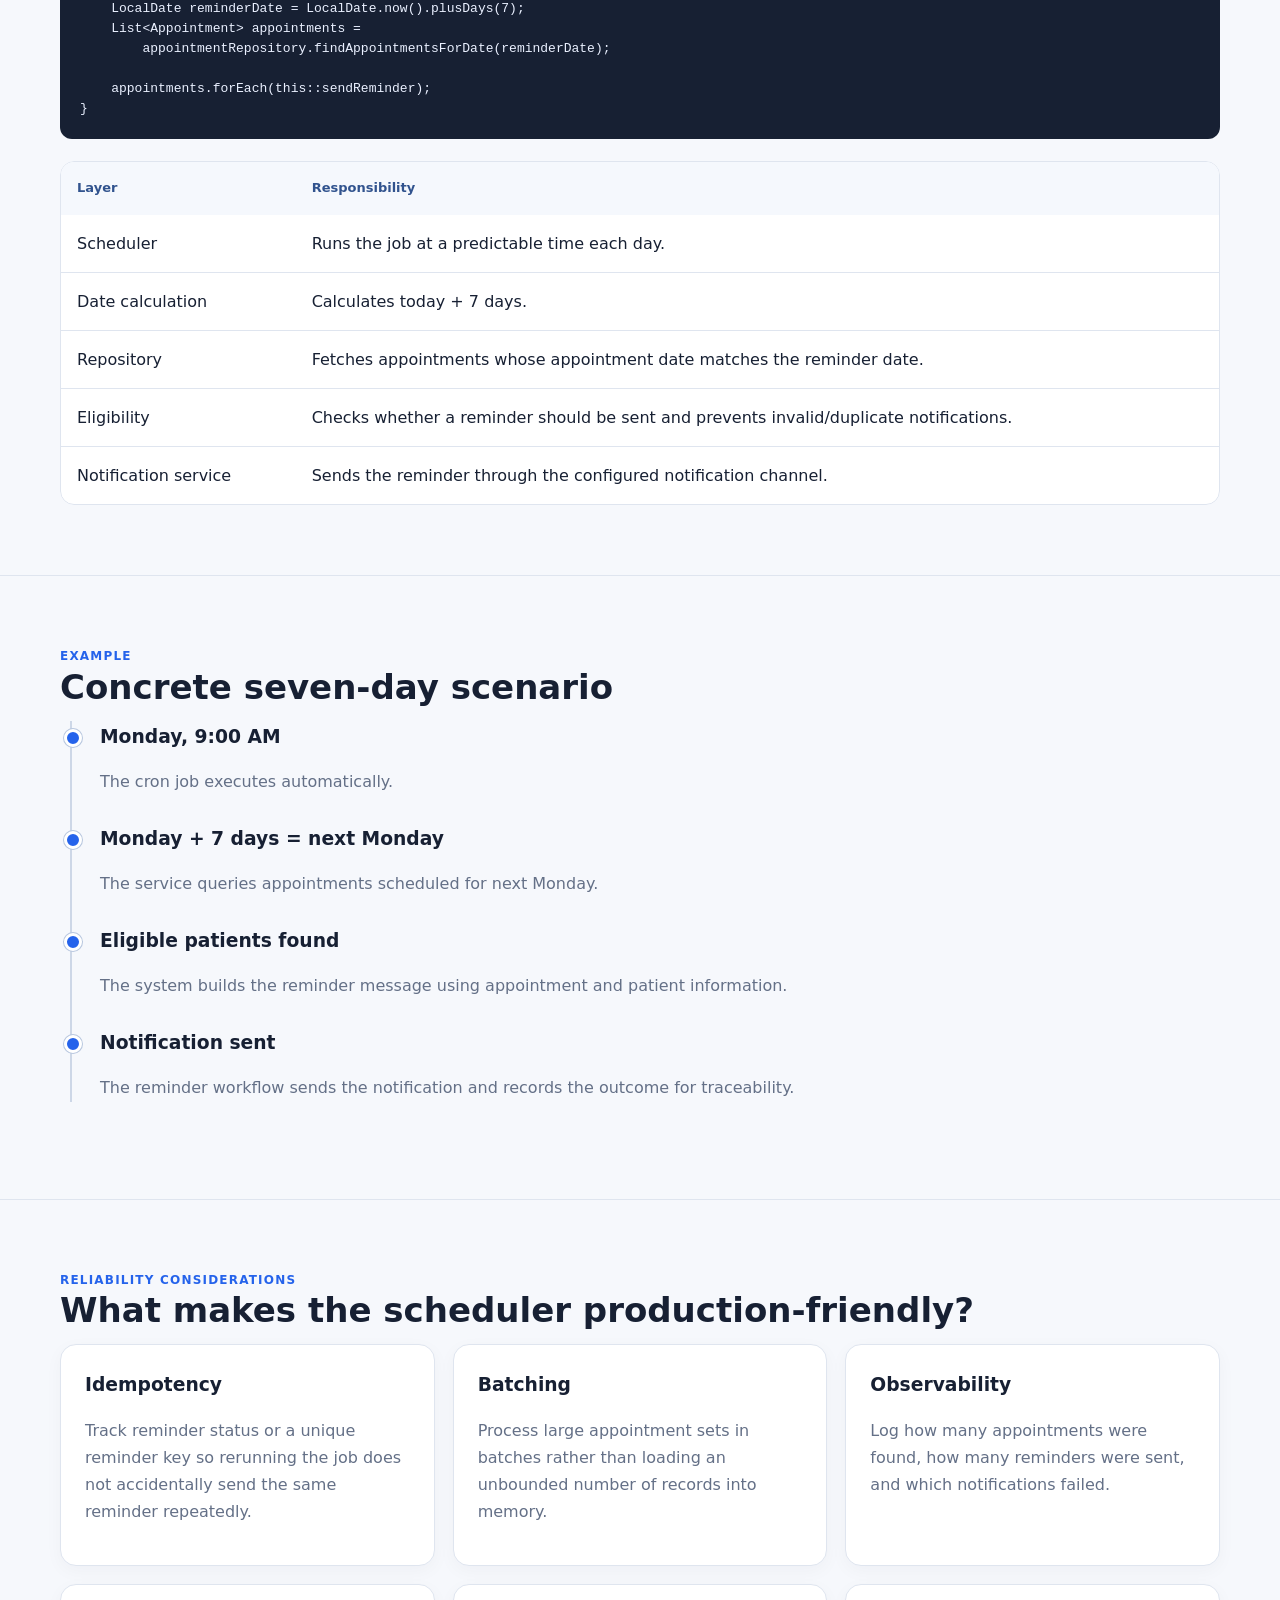
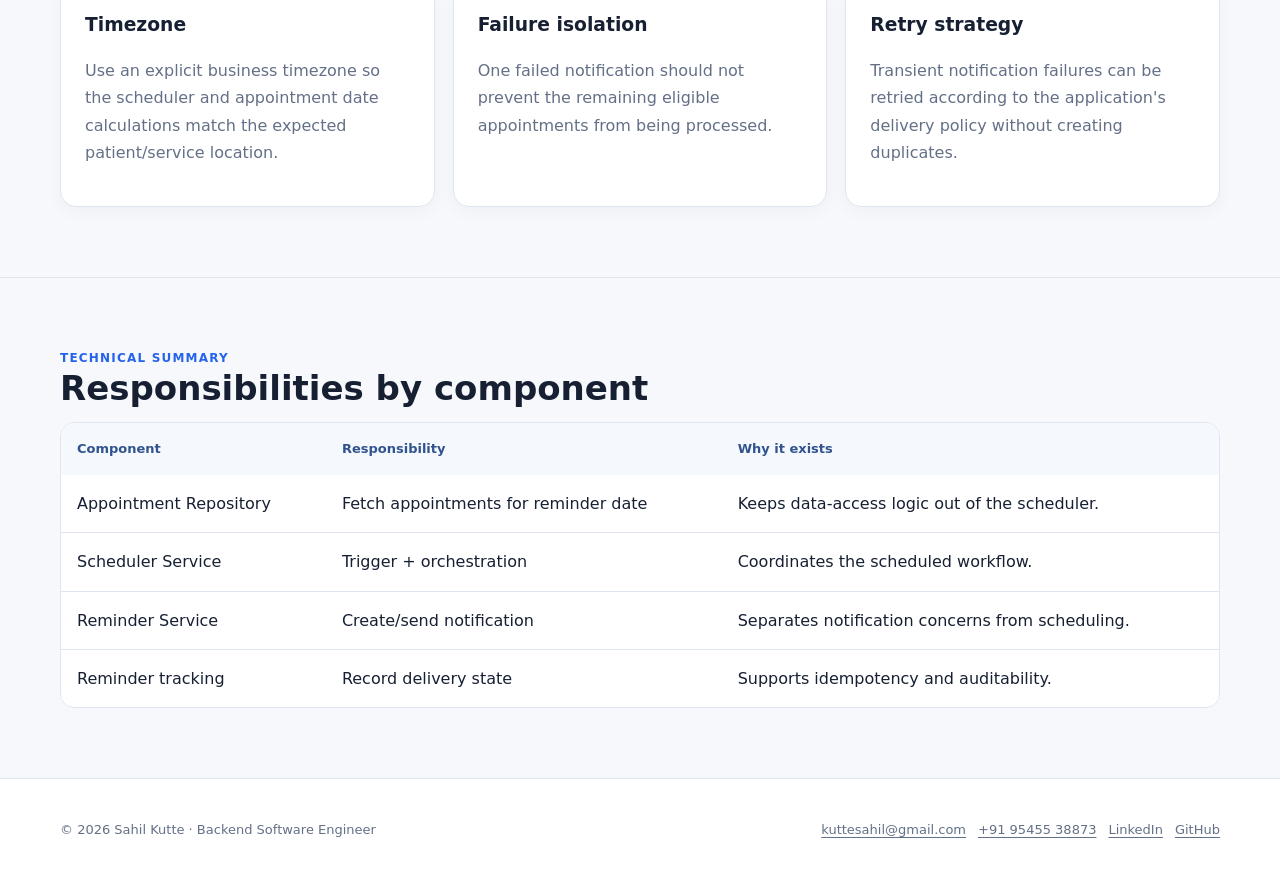
<file: projects/appointment-reminder.html>
<!doctype html>
<html lang="en"><head>
<meta charset="utf-8"><meta name="viewport" content="width=device-width,initial-scale=1">
<title>Appointment Reminder Scheduler | Sahil Kutte</title>
<link rel="stylesheet" href="../assets/style.css">
</head><body><header class="nav"><div class="container navin">
<a class="logo" href="../index.html">SAHIL<span>.</span>KUTTE</a>
<button class="menu-toggle" aria-label="Open navigation" aria-expanded="false" type="button">☰</button>
<nav class="links" id="site-menu">
<a class="" href="../index.html">Home</a><a class="active" href="../projects.html">Projects</a><a class="" href="../architecture.html">Architecture</a><a class="" href="../skills.html">Skills</a><a class="" href="../certifications.html">Certifications</a><a class="" href="../resume.html">Resume</a>
</nav></div></header><main>
<section class="pagehero"><div class="container"><div class="breadcrumb"><a href="../projects.html">Projects</a> / Appointment Reminder Scheduler</div>
<div class="eyebrow">Healthcare automation · Scheduled backend workflow</div><h1>Appointment Reminder Scheduler</h1>
<span class="tag">Java</span><span class="tag">Spring Boot</span><span class="tag">@Scheduled</span><span class="tag">Cron</span><span class="tag">JPA</span><span class="tag">Notification</span>
<div class="attention-strip">⏰ <strong>Business rule:</strong> every day the scheduler finds appointments exactly seven days ahead and triggers a patient reminder workflow.</div></div></section>

<section class="section"><div class="container"><div class="kicker">At a glance</div><h2>What the scheduler solves</h2>
<div class="table-wrap"><table class="info-table"><tbody>
<tr><th>Problem</th><td>Patients need an appointment reminder before an upcoming appointment.</td></tr>
<tr><th>Trigger</th><td>Spring Scheduler runs automatically using a cron expression.</td></tr>
<tr><th>Look-ahead</th><td>The job checks appointments scheduled for seven days from the current date.</td></tr>
<tr><th>Action</th><td>Eligible patients are passed to the notification/reminder workflow.</td></tr>
<tr><th>Benefit</th><td>No manual intervention is required to generate routine reminders.</td></tr>
</tbody></table></div></div></section>

<section class="section"><div class="container"><div class="kicker">Workflow</div><h2>Appointment → reminder</h2>
<div class="workflow"><span class="node">Cron trigger</span><b class="arrow">→</b><span class="node">Scheduler method</span><b class="arrow">→</b><span class="node">Find +7 day appointments</span><b class="arrow">→</b><span class="node">Eligibility checks</span><b class="arrow">→</b><span class="node">Build reminder</span><b class="arrow">→</b><span class="node">Send notification</span><b class="arrow">→</b><span class="node">Log result</span></div></div></section>

<section class="section"><div class="container"><div class="kicker">Cron + business logic</div><h2>How “one week before” is implemented</h2>
<p class="muted">A cron expression does not itself know that an appointment is seven days away. The cron expression decides <em>when the job wakes up</em>; the application query decides <em>which appointments are seven days away</em>.</p>
<pre>@Scheduled(cron = "0 0 9 * * *")
public void sendAppointmentReminders() {
    LocalDate reminderDate = LocalDate.now().plusDays(7);
    List&lt;Appointment&gt; appointments =
        appointmentRepository.findAppointmentsForDate(reminderDate);

    appointments.forEach(this::sendReminder);
}</pre>
<div class="table-wrap" style="margin-top:22px"><table class="info-table"><thead><tr><th>Layer</th><th>Responsibility</th></tr></thead><tbody>
<tr><td>Scheduler</td><td>Runs the job at a predictable time each day.</td></tr>
<tr><td>Date calculation</td><td>Calculates today + 7 days.</td></tr>
<tr><td>Repository</td><td>Fetches appointments whose appointment date matches the reminder date.</td></tr>
<tr><td>Eligibility</td><td>Checks whether a reminder should be sent and prevents invalid/duplicate notifications.</td></tr>
<tr><td>Notification service</td><td>Sends the reminder through the configured notification channel.</td></tr>
</tbody></table></div></div></section>

<section class="section"><div class="container"><div class="kicker">Example</div><h2>Concrete seven-day scenario</h2>
<div class="timeline">
<div class="timeline-item"><h3>Monday, 9:00 AM</h3><p class="muted">The cron job executes automatically.</p></div>
<div class="timeline-item"><h3>Monday + 7 days = next Monday</h3><p class="muted">The service queries appointments scheduled for next Monday.</p></div>
<div class="timeline-item"><h3>Eligible patients found</h3><p class="muted">The system builds the reminder message using appointment and patient information.</p></div>
<div class="timeline-item"><h3>Notification sent</h3><p class="muted">The reminder workflow sends the notification and records the outcome for traceability.</p></div>
</div></div></section>

<section class="section"><div class="container"><div class="kicker">Reliability considerations</div><h2>What makes the scheduler production-friendly?</h2>
<div class="grid grid3"><div class="card"><h3>Idempotency</h3><p class="muted">Track reminder status or a unique reminder key so rerunning the job does not accidentally send the same reminder repeatedly.</p></div><div class="card"><h3>Batching</h3><p class="muted">Process large appointment sets in batches rather than loading an unbounded number of records into memory.</p></div><div class="card"><h3>Observability</h3><p class="muted">Log how many appointments were found, how many reminders were sent, and which notifications failed.</p></div><div class="card"><h3>Timezone</h3><p class="muted">Use an explicit business timezone so the scheduler and appointment date calculations match the expected patient/service location.</p></div><div class="card"><h3>Failure isolation</h3><p class="muted">One failed notification should not prevent the remaining eligible appointments from being processed.</p></div><div class="card"><h3>Retry strategy</h3><p class="muted">Transient notification failures can be retried according to the application's delivery policy without creating duplicates.</p></div></div></div></section>

<section class="section"><div class="container"><div class="kicker">Technical summary</div><h2>Responsibilities by component</h2>
<div class="table-wrap"><table class="info-table"><thead><tr><th>Component</th><th>Responsibility</th><th>Why it exists</th></tr></thead><tbody>
<tr><td>Appointment Repository</td><td>Fetch appointments for reminder date</td><td>Keeps data-access logic out of the scheduler.</td></tr>
<tr><td>Scheduler Service</td><td>Trigger + orchestration</td><td>Coordinates the scheduled workflow.</td></tr>
<tr><td>Reminder Service</td><td>Create/send notification</td><td>Separates notification concerns from scheduling.</td></tr>
<tr><td>Reminder tracking</td><td>Record delivery state</td><td>Supports idempotency and auditability.</td></tr>
</tbody></table></div></div></section>
</main><footer class="footer"><div class="container footer-grid">
<div>© 2026 Sahil Kutte · Backend Software Engineer</div>
<div class="footer-contact"><a href="mailto:kuttesahil@gmail.com">kuttesahil@gmail.com</a><a href="tel:+919545538873">+91 95455 38873</a><a href="https://www.linkedin.com/in/sahil-k-a4041b259/" target="_blank" rel="noopener">LinkedIn</a><a href="https://github.com/sahilkutte" target="_blank" rel="noopener">GitHub</a></div></div></footer><script>
(function(){const b=document.querySelector('.menu-toggle'),m=document.getElementById('site-menu');if(!b||!m)return;b.addEventListener('click',function(){const o=m.classList.toggle('open');b.setAttribute('aria-expanded',o);b.textContent=o?'✕':'☰';});m.querySelectorAll('a').forEach(function(a){a.addEventListener('click',function(){m.classList.remove('open');b.setAttribute('aria-expanded','false');b.textContent='☰';});});})();
</script></body></html>
</file>
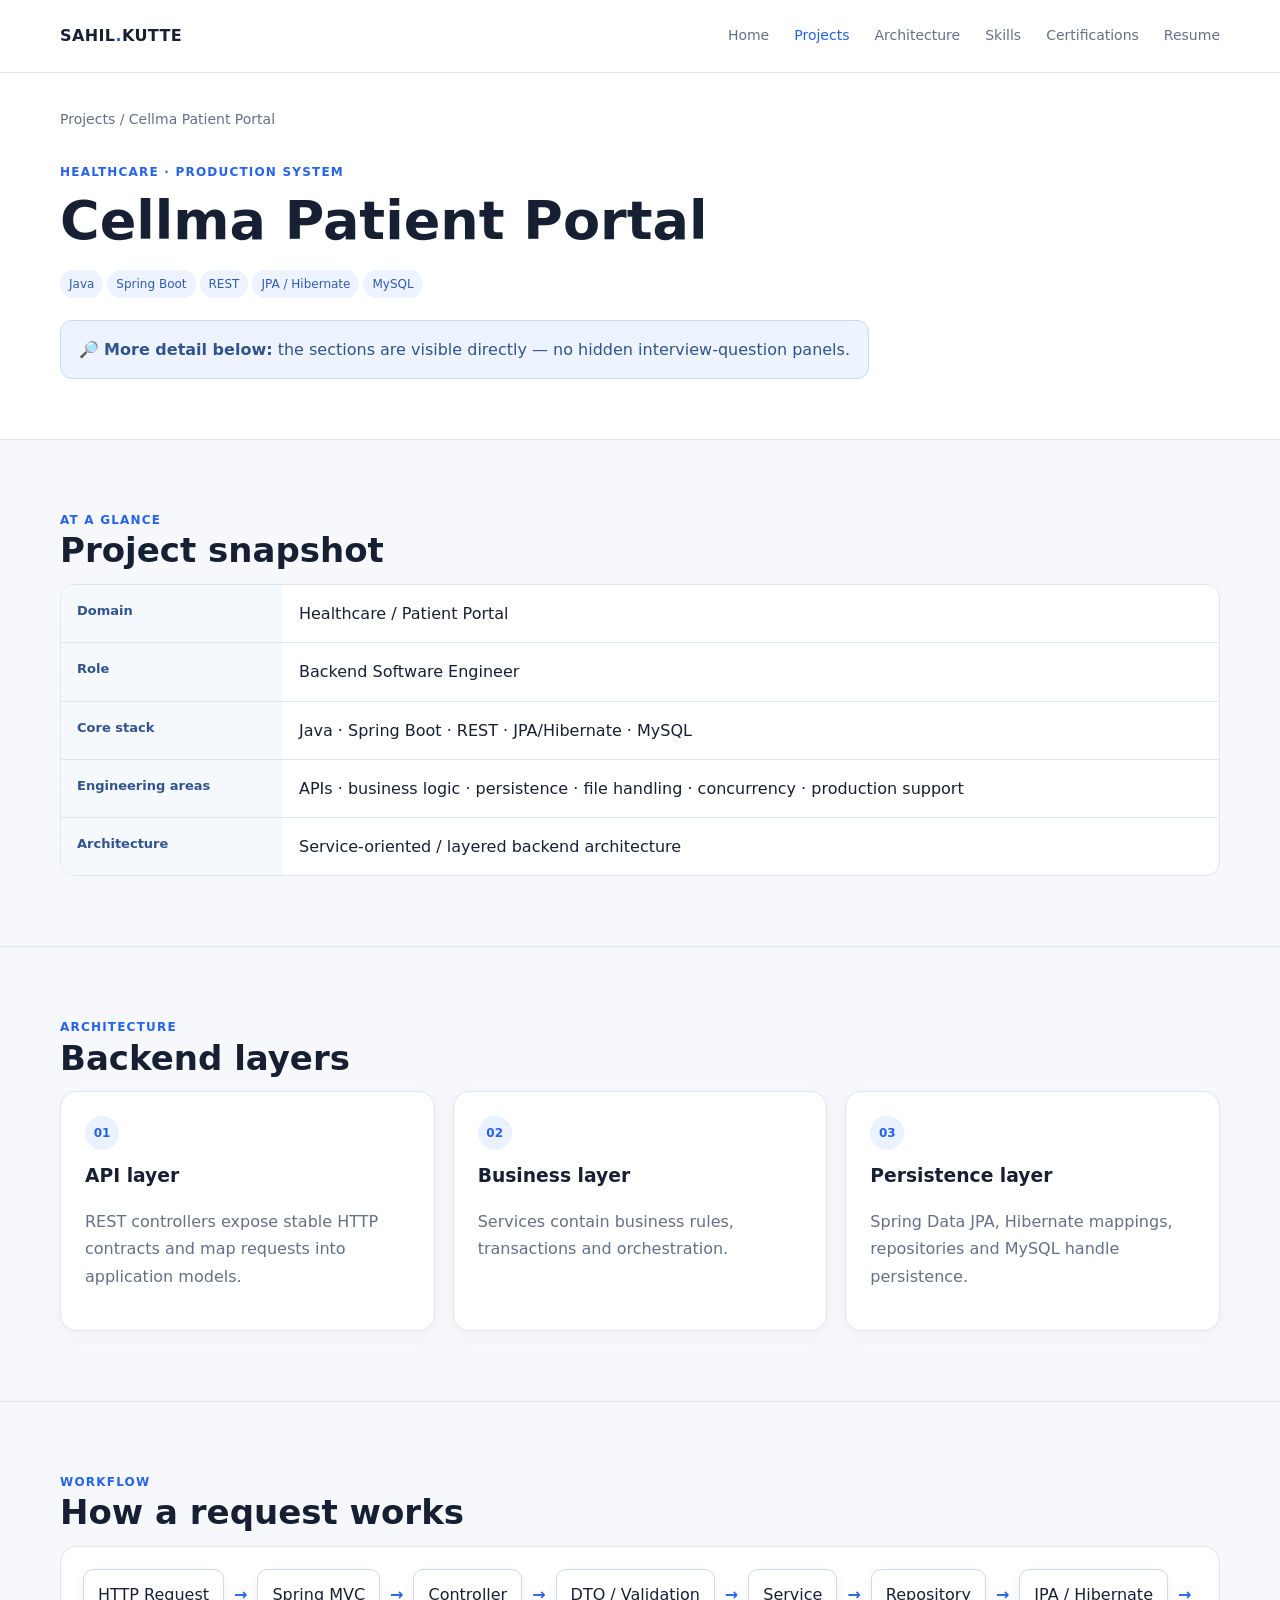
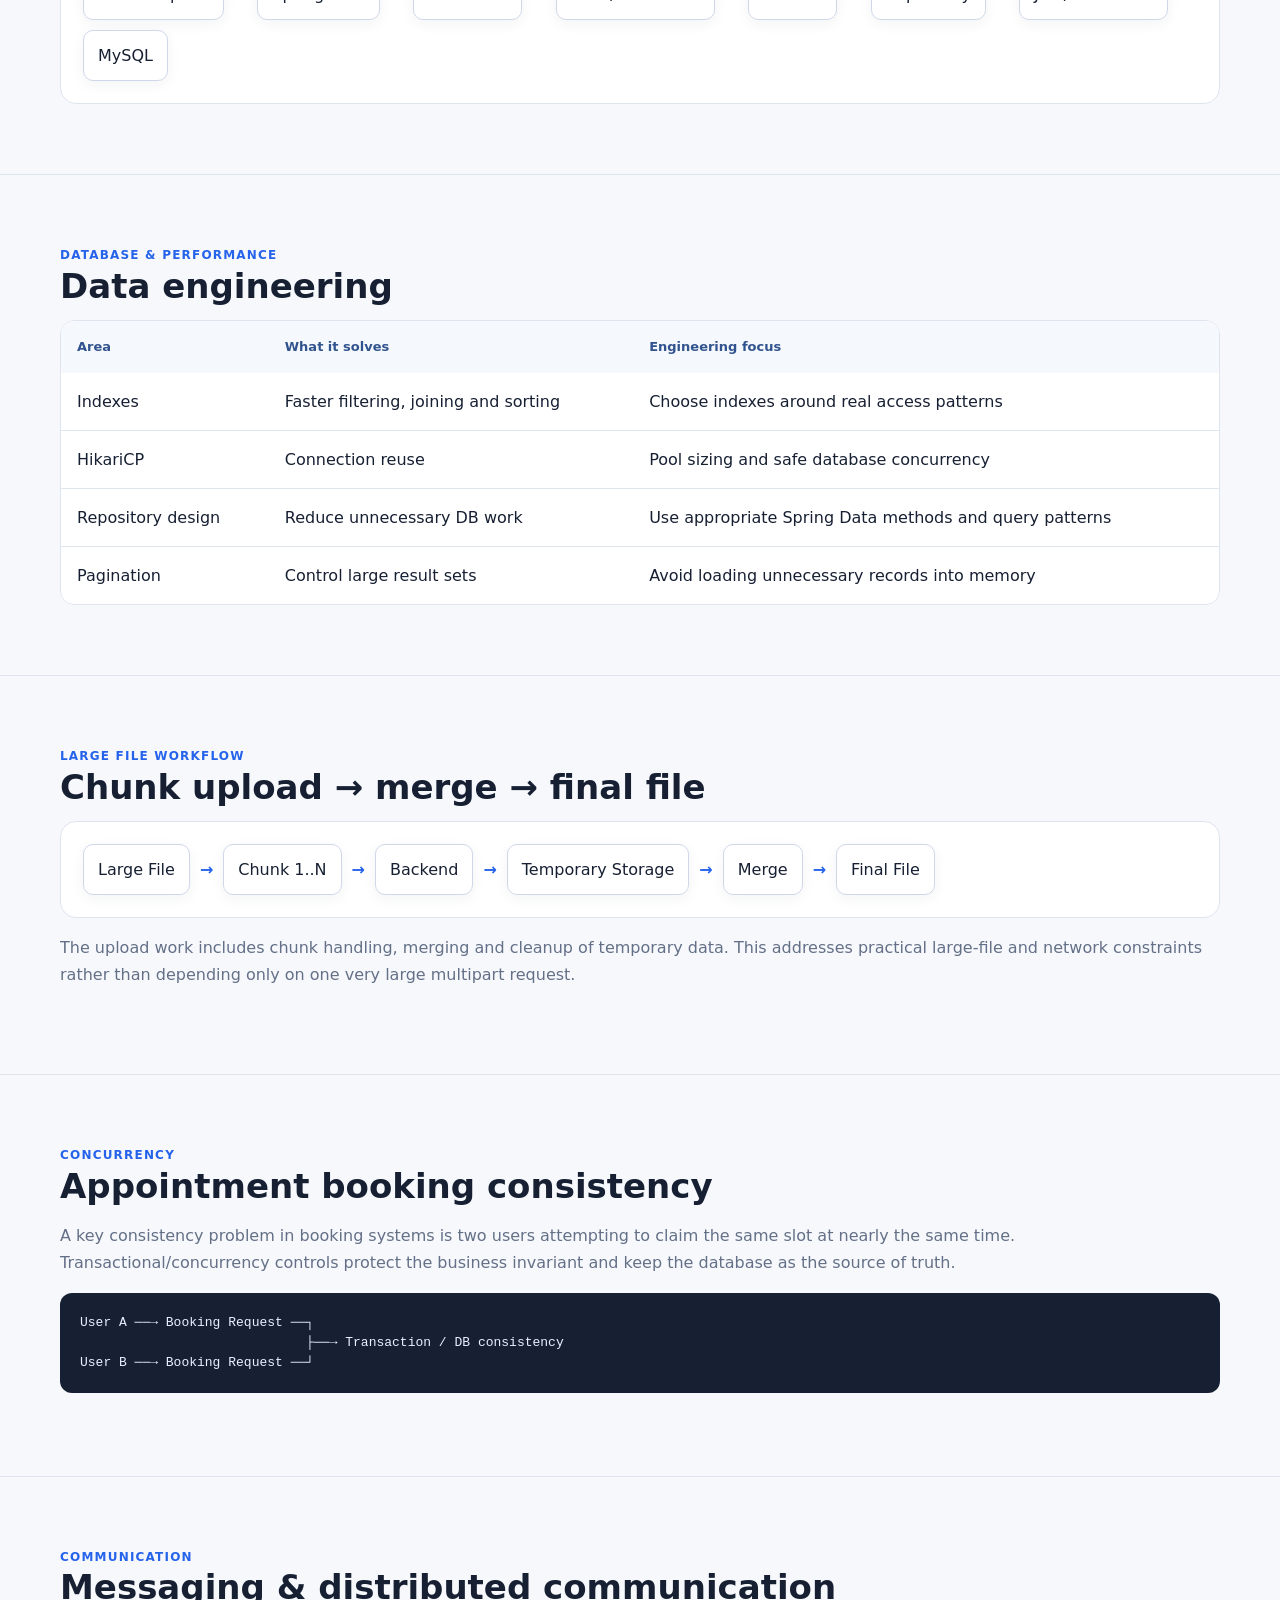
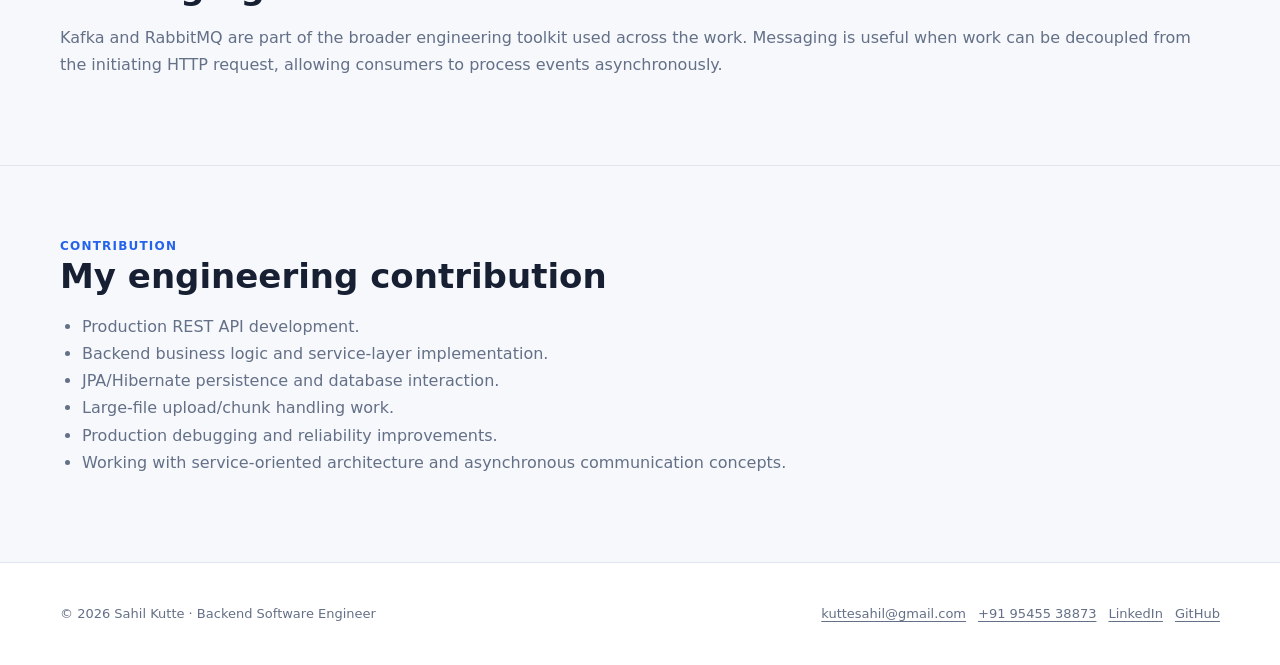
<file: projects/cellma-patient.html>
<!doctype html>
<html lang="en"><head>
<meta charset="utf-8"><meta name="viewport" content="width=device-width,initial-scale=1">
<title>Cellma Patient Portal | Sahil Kutte</title>
<link rel="stylesheet" href="../assets/style.css">
</head><body><header class="nav"><div class="container navin">
<a class="logo" href="../index.html">SAHIL<span>.</span>KUTTE</a>
<button class="menu-toggle" aria-label="Open navigation" aria-expanded="false" type="button">☰</button>
<nav class="links" id="site-menu">
<a class="" href="../index.html">Home</a><a class="active" href="../projects.html">Projects</a><a class="" href="../architecture.html">Architecture</a><a class="" href="../skills.html">Skills</a><a class="" href="../certifications.html">Certifications</a><a class="" href="../resume.html">Resume</a>
</nav></div></header><main>
<section class="pagehero"><div class="container"><div class="breadcrumb"><a href="../projects.html">Projects</a> / Cellma Patient Portal</div>
<div class="eyebrow">Healthcare · Production system</div><h1>Cellma Patient Portal</h1>
<span class="tag">Java</span><span class="tag">Spring Boot</span><span class="tag">REST</span><span class="tag">JPA / Hibernate</span><span class="tag">MySQL</span>
<div class="attention-strip">🔎 <strong>More detail below:</strong> the sections are visible directly — no hidden interview-question panels.</div></div></section>

<section class="section"><div class="container"><div class="kicker">At a glance</div><h2>Project snapshot</h2>
<div class="table-wrap"><table class="info-table"><tbody>
<tr><th>Domain</th><td>Healthcare / Patient Portal</td></tr>
<tr><th>Role</th><td>Backend Software Engineer</td></tr>
<tr><th>Core stack</th><td>Java · Spring Boot · REST · JPA/Hibernate · MySQL</td></tr>
<tr><th>Engineering areas</th><td>APIs · business logic · persistence · file handling · concurrency · production support</td></tr>
<tr><th>Architecture</th><td>Service-oriented / layered backend architecture</td></tr>
</tbody></table></div></div></section>

<section class="section"><div class="container"><div class="kicker">Architecture</div><h2>Backend layers</h2>
<div class="grid grid3"><div class="card"><span class="step-number">01</span><h3>API layer</h3><p class="muted">REST controllers expose stable HTTP contracts and map requests into application models.</p></div>
<div class="card"><span class="step-number">02</span><h3>Business layer</h3><p class="muted">Services contain business rules, transactions and orchestration.</p></div>
<div class="card"><span class="step-number">03</span><h3>Persistence layer</h3><p class="muted">Spring Data JPA, Hibernate mappings, repositories and MySQL handle persistence.</p></div></div></div></section>

<section class="section"><div class="container"><div class="kicker">Workflow</div><h2>How a request works</h2>
<div class="workflow"><span class="node">HTTP Request</span><b class="arrow">→</b><span class="node">Spring MVC</span><b class="arrow">→</b><span class="node">Controller</span><b class="arrow">→</b><span class="node">DTO / Validation</span><b class="arrow">→</b><span class="node">Service</span><b class="arrow">→</b><span class="node">Repository</span><b class="arrow">→</b><span class="node">JPA / Hibernate</span><b class="arrow">→</b><span class="node">MySQL</span></div></div></section>

<section class="section"><div class="container"><div class="kicker">Database & performance</div><h2>Data engineering</h2>
<div class="table-wrap"><table class="info-table"><thead><tr><th>Area</th><th>What it solves</th><th>Engineering focus</th></tr></thead><tbody>
<tr><td>Indexes</td><td>Faster filtering, joining and sorting</td><td>Choose indexes around real access patterns</td></tr>
<tr><td>HikariCP</td><td>Connection reuse</td><td>Pool sizing and safe database concurrency</td></tr>
<tr><td>Repository design</td><td>Reduce unnecessary DB work</td><td>Use appropriate Spring Data methods and query patterns</td></tr>
<tr><td>Pagination</td><td>Control large result sets</td><td>Avoid loading unnecessary records into memory</td></tr>
</tbody></table></div></div></section>

<section class="section"><div class="container"><div class="kicker">Large file workflow</div><h2>Chunk upload → merge → final file</h2>
<div class="workflow"><span class="node">Large File</span><b class="arrow">→</b><span class="node">Chunk 1..N</span><b class="arrow">→</b><span class="node">Backend</span><b class="arrow">→</b><span class="node">Temporary Storage</span><b class="arrow">→</b><span class="node">Merge</span><b class="arrow">→</b><span class="node">Final File</span></div>
<p class="muted">The upload work includes chunk handling, merging and cleanup of temporary data. This addresses practical large-file and network constraints rather than depending only on one very large multipart request.</p></div></section>

<section class="section"><div class="container"><div class="kicker">Concurrency</div><h2>Appointment booking consistency</h2>
<p class="muted">A key consistency problem in booking systems is two users attempting to claim the same slot at nearly the same time. Transactional/concurrency controls protect the business invariant and keep the database as the source of truth.</p>
<pre>User A ──→ Booking Request ──┐
                             ├──→ Transaction / DB consistency
User B ──→ Booking Request ──┘</pre></div></section>

<section class="section"><div class="container"><div class="kicker">Communication</div><h2>Messaging & distributed communication</h2>
<p class="muted">Kafka and RabbitMQ are part of the broader engineering toolkit used across the work. Messaging is useful when work can be decoupled from the initiating HTTP request, allowing consumers to process events asynchronously.</p></div></section>

<section class="section"><div class="container"><div class="kicker">Contribution</div><h2>My engineering contribution</h2>
<ul class="muted"><li>Production REST API development.</li><li>Backend business logic and service-layer implementation.</li><li>JPA/Hibernate persistence and database interaction.</li><li>Large-file upload/chunk handling work.</li><li>Production debugging and reliability improvements.</li><li>Working with service-oriented architecture and asynchronous communication concepts.</li></ul></div></section>
</main><footer class="footer"><div class="container footer-grid">
<div>© 2026 Sahil Kutte · Backend Software Engineer</div>
<div class="footer-contact">
<a href="mailto:kuttesahil@gmail.com">kuttesahil@gmail.com</a>
<a href="tel:+919545538873">+91 95455 38873</a>
<a href="https://www.linkedin.com/in/sahil-k-a4041b259/" target="_blank" rel="noopener">LinkedIn</a>
<a href="https://github.com/sahilkutte" target="_blank" rel="noopener">GitHub</a>
</div></div></footer><script>
(function(){
 const b=document.querySelector('.menu-toggle'),m=document.getElementById('site-menu');
 if(!b||!m)return;
 b.addEventListener('click',function(){
   const o=m.classList.toggle('open');
   b.setAttribute('aria-expanded',o);
   b.textContent=o?'✕':'☰';
 });
 m.querySelectorAll('a').forEach(function(a){
   a.addEventListener('click',function(){
     m.classList.remove('open');
     b.setAttribute('aria-expanded','false');
     b.textContent='☰';
   });
 });
})();
</script></body></html>
</file>
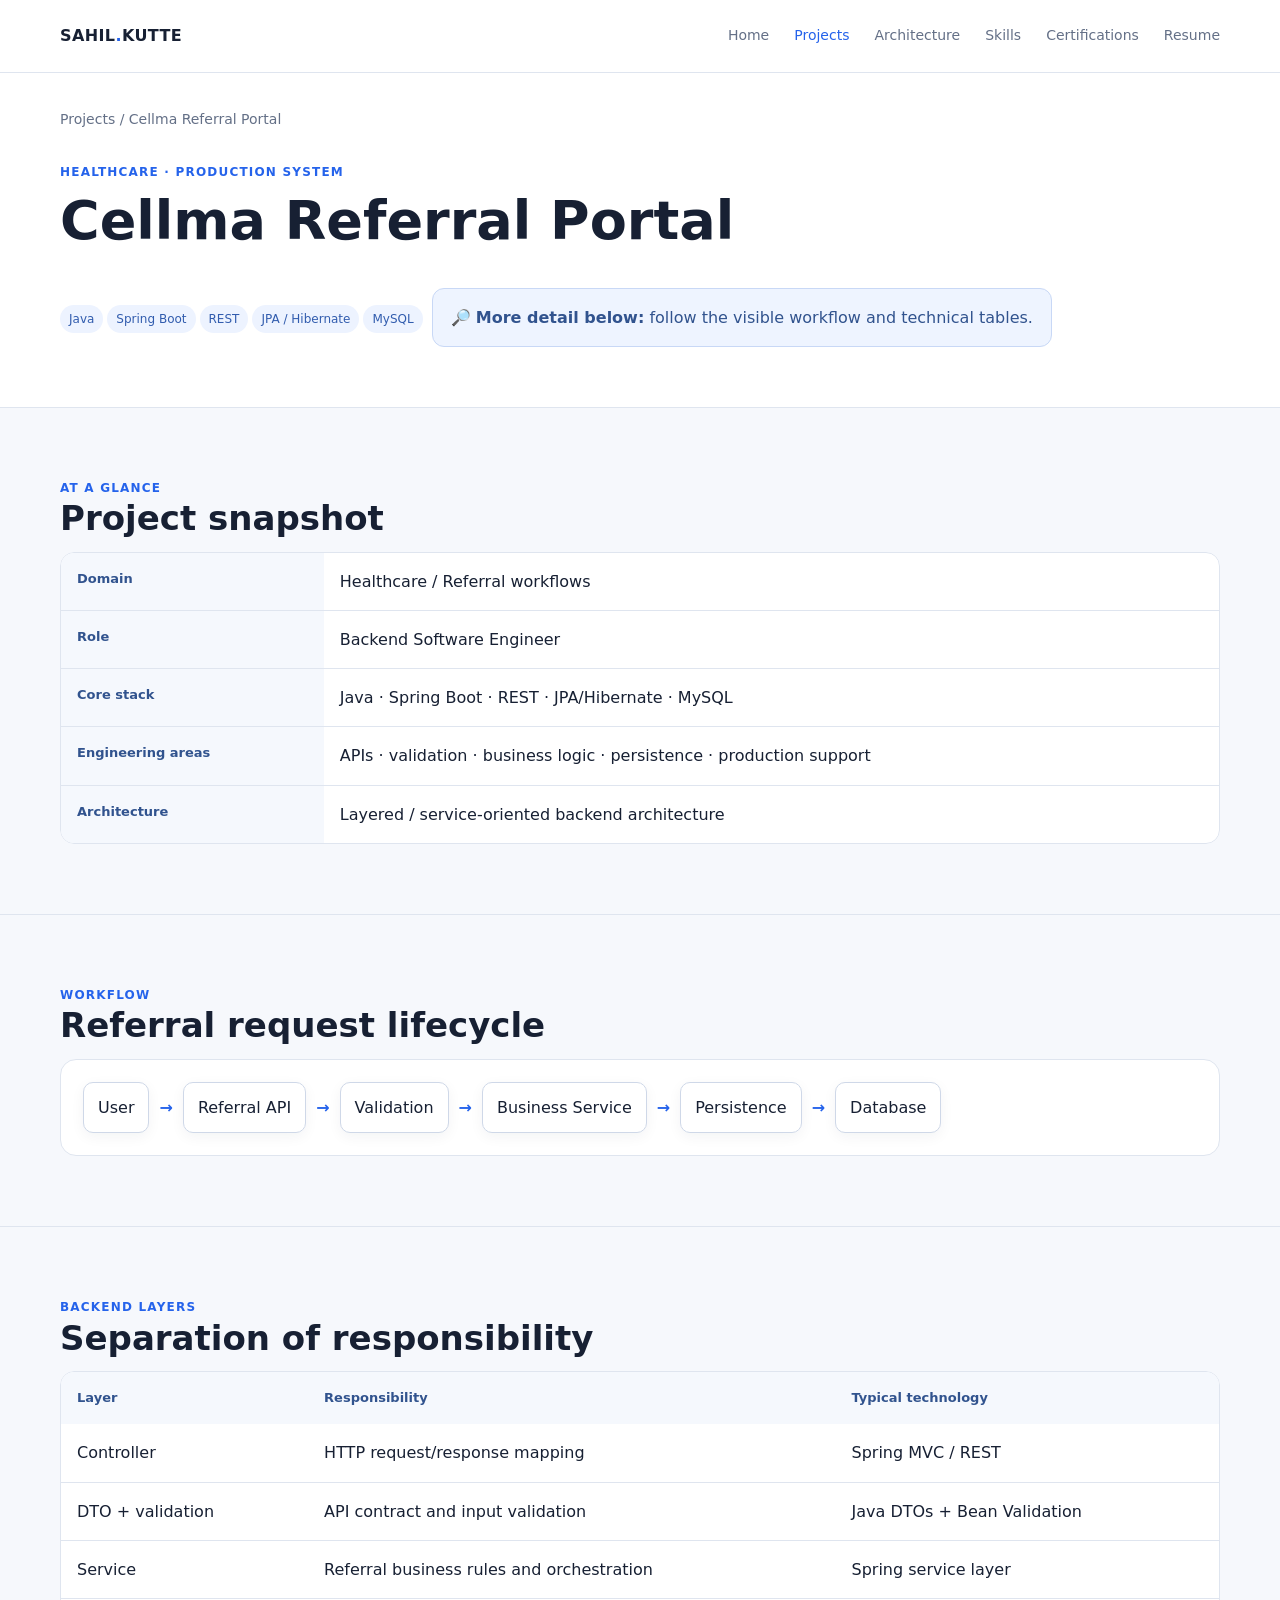
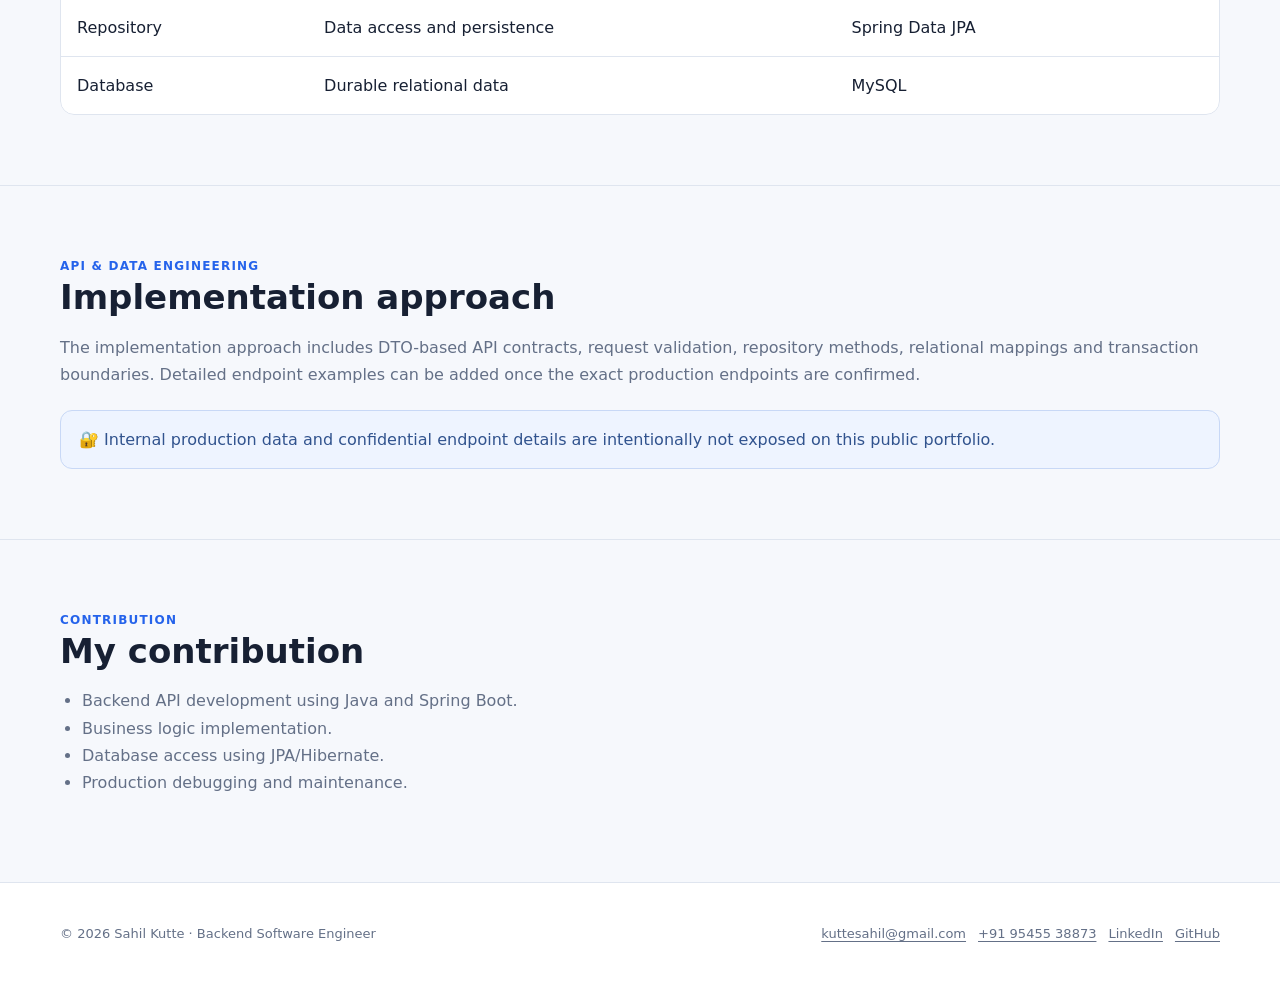
<file: projects/cellma-referral.html>
<!doctype html>
<html lang="en"><head>
<meta charset="utf-8"><meta name="viewport" content="width=device-width,initial-scale=1">
<title>Cellma Referral Portal | Sahil Kutte</title>
<link rel="stylesheet" href="../assets/style.css">
</head><body><header class="nav"><div class="container navin">
<a class="logo" href="../index.html">SAHIL<span>.</span>KUTTE</a>
<button class="menu-toggle" aria-label="Open navigation" aria-expanded="false" type="button">☰</button>
<nav class="links" id="site-menu">
<a class="" href="../index.html">Home</a><a class="active" href="../projects.html">Projects</a><a class="" href="../architecture.html">Architecture</a><a class="" href="../skills.html">Skills</a><a class="" href="../certifications.html">Certifications</a><a class="" href="../resume.html">Resume</a>
</nav></div></header><main>
<section class="pagehero"><div class="container"><div class="breadcrumb"><a href="../projects.html">Projects</a> / Cellma Referral Portal</div>
<div class="eyebrow">Healthcare · Production system</div><h1>Cellma Referral Portal</h1>
<span class="tag">Java</span><span class="tag">Spring Boot</span><span class="tag">REST</span><span class="tag">JPA / Hibernate</span><span class="tag">MySQL</span>
<div class="attention-strip">🔎 <strong>More detail below:</strong> follow the visible workflow and technical tables.</div></div></section>

<section class="section"><div class="container"><div class="kicker">At a glance</div><h2>Project snapshot</h2>
<div class="table-wrap"><table class="info-table"><tbody>
<tr><th>Domain</th><td>Healthcare / Referral workflows</td></tr>
<tr><th>Role</th><td>Backend Software Engineer</td></tr>
<tr><th>Core stack</th><td>Java · Spring Boot · REST · JPA/Hibernate · MySQL</td></tr>
<tr><th>Engineering areas</th><td>APIs · validation · business logic · persistence · production support</td></tr>
<tr><th>Architecture</th><td>Layered / service-oriented backend architecture</td></tr>
</tbody></table></div></div></section>

<section class="section"><div class="container"><div class="kicker">Workflow</div><h2>Referral request lifecycle</h2>
<div class="workflow"><span class="node">User</span><b class="arrow">→</b><span class="node">Referral API</span><b class="arrow">→</b><span class="node">Validation</span><b class="arrow">→</b><span class="node">Business Service</span><b class="arrow">→</b><span class="node">Persistence</span><b class="arrow">→</b><span class="node">Database</span></div></div></section>

<section class="section"><div class="container"><div class="kicker">Backend layers</div><h2>Separation of responsibility</h2>
<div class="table-wrap"><table class="info-table"><thead><tr><th>Layer</th><th>Responsibility</th><th>Typical technology</th></tr></thead><tbody>
<tr><td>Controller</td><td>HTTP request/response mapping</td><td>Spring MVC / REST</td></tr>
<tr><td>DTO + validation</td><td>API contract and input validation</td><td>Java DTOs + Bean Validation</td></tr>
<tr><td>Service</td><td>Referral business rules and orchestration</td><td>Spring service layer</td></tr>
<tr><td>Repository</td><td>Data access and persistence</td><td>Spring Data JPA</td></tr>
<tr><td>Database</td><td>Durable relational data</td><td>MySQL</td></tr>
</tbody></table></div></div></section>

<section class="section"><div class="container"><div class="kicker">API & data engineering</div><h2>Implementation approach</h2>
<p class="muted">The implementation approach includes DTO-based API contracts, request validation, repository methods, relational mappings and transaction boundaries. Detailed endpoint examples can be added once the exact production endpoints are confirmed.</p>
<div class="attention-note">🔐 Internal production data and confidential endpoint details are intentionally not exposed on this public portfolio.</div></div></section>

<section class="section"><div class="container"><div class="kicker">Contribution</div><h2>My contribution</h2>
<ul class="muted"><li>Backend API development using Java and Spring Boot.</li><li>Business logic implementation.</li><li>Database access using JPA/Hibernate.</li><li>Production debugging and maintenance.</li></ul></div></section>
</main><footer class="footer"><div class="container footer-grid">
<div>© 2026 Sahil Kutte · Backend Software Engineer</div>
<div class="footer-contact">
<a href="mailto:kuttesahil@gmail.com">kuttesahil@gmail.com</a>
<a href="tel:+919545538873">+91 95455 38873</a>
<a href="https://www.linkedin.com/in/sahil-k-a4041b259/" target="_blank" rel="noopener">LinkedIn</a>
<a href="https://github.com/sahilkutte" target="_blank" rel="noopener">GitHub</a>
</div></div></footer><script>
(function(){
 const b=document.querySelector('.menu-toggle'),m=document.getElementById('site-menu');
 if(!b||!m)return;
 b.addEventListener('click',function(){
   const o=m.classList.toggle('open');
   b.setAttribute('aria-expanded',o);
   b.textContent=o?'✕':'☰';
 });
 m.querySelectorAll('a').forEach(function(a){
   a.addEventListener('click',function(){
     m.classList.remove('open');
     b.setAttribute('aria-expanded','false');
     b.textContent='☰';
   });
 });
})();
</script></body></html>
</file>
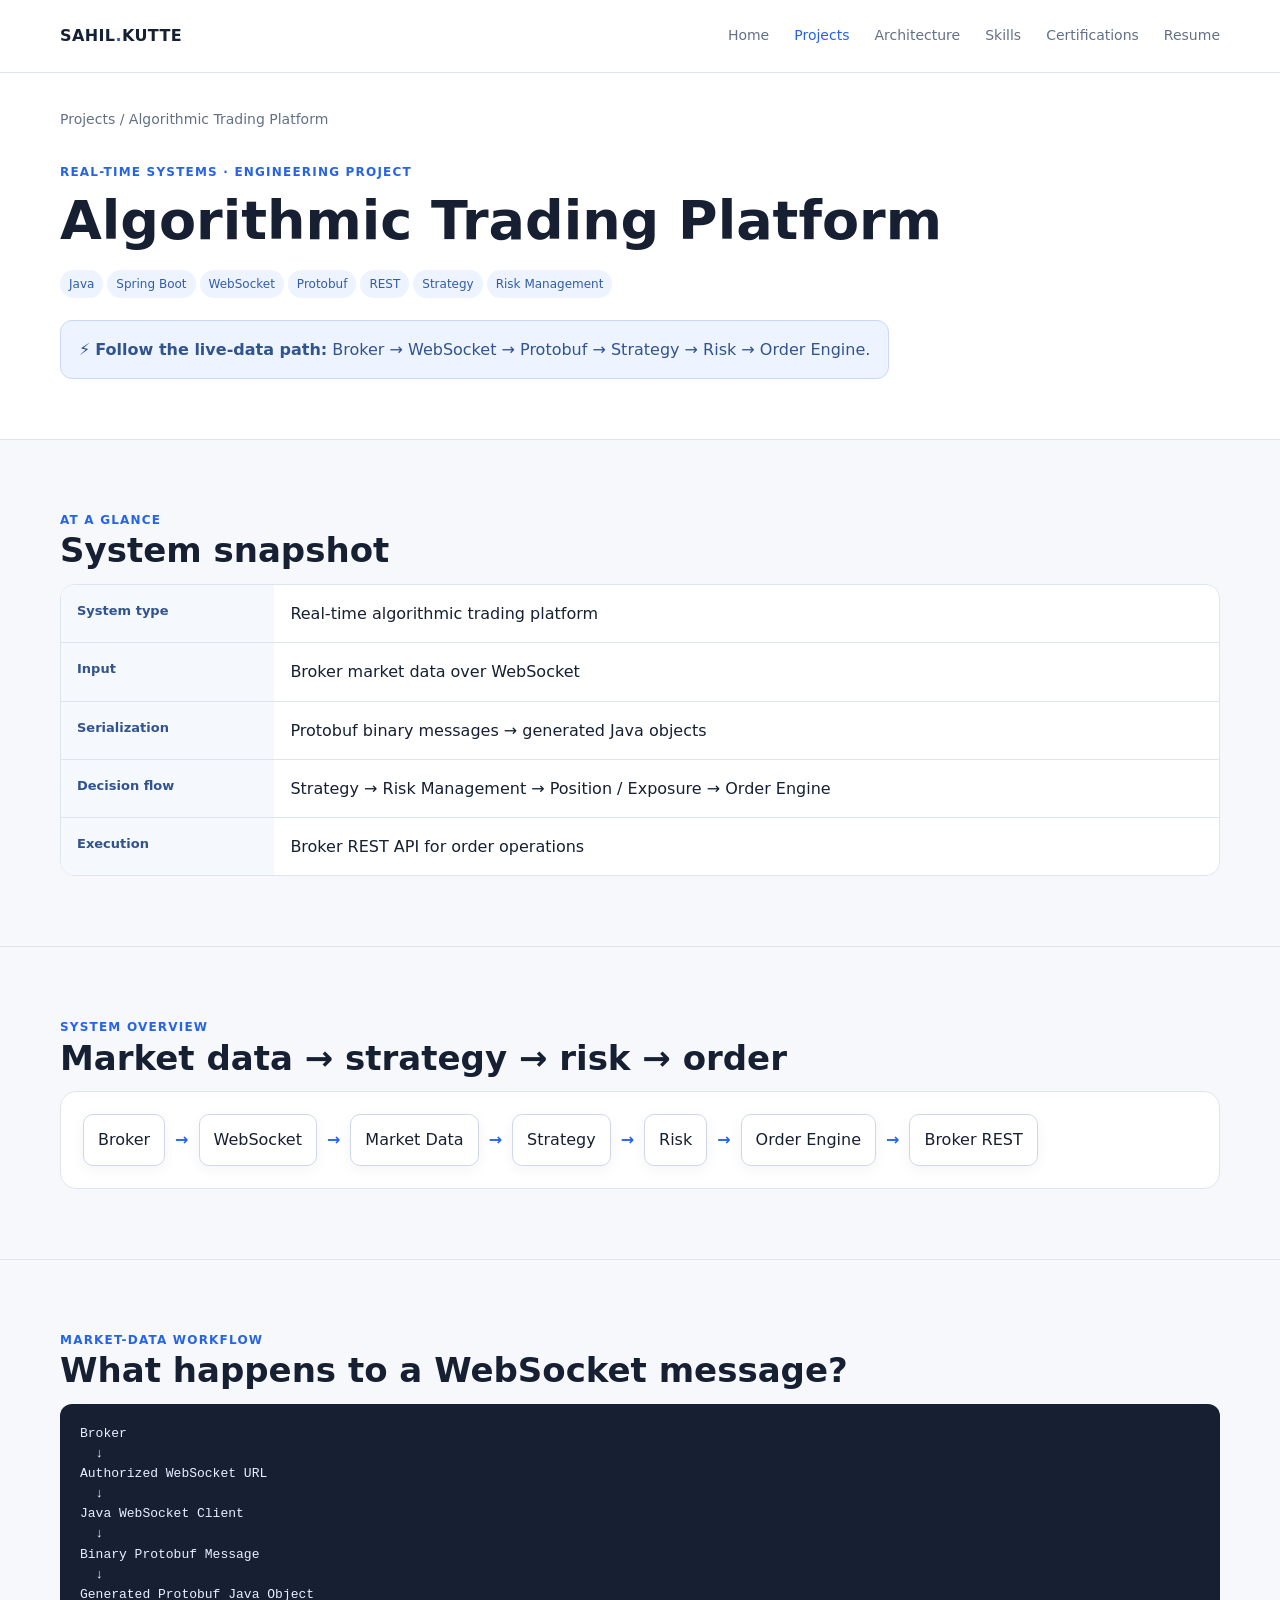
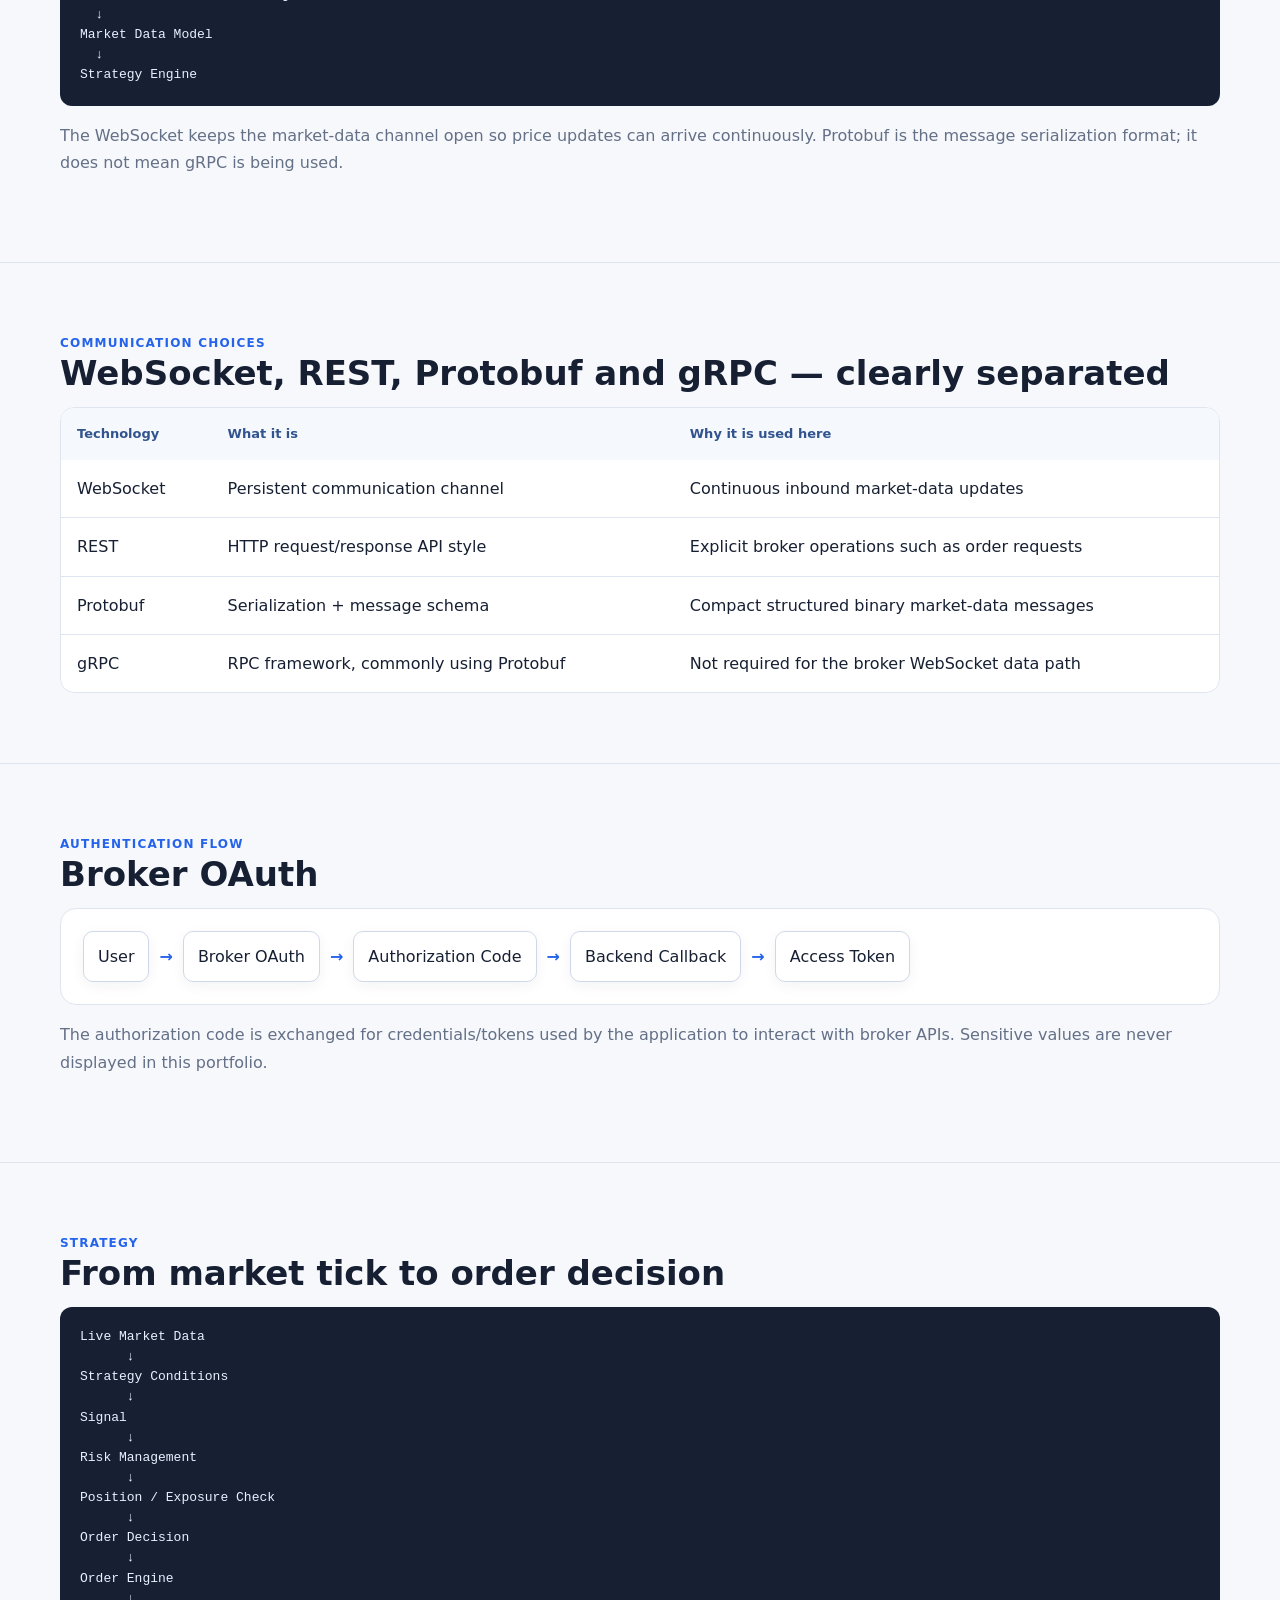
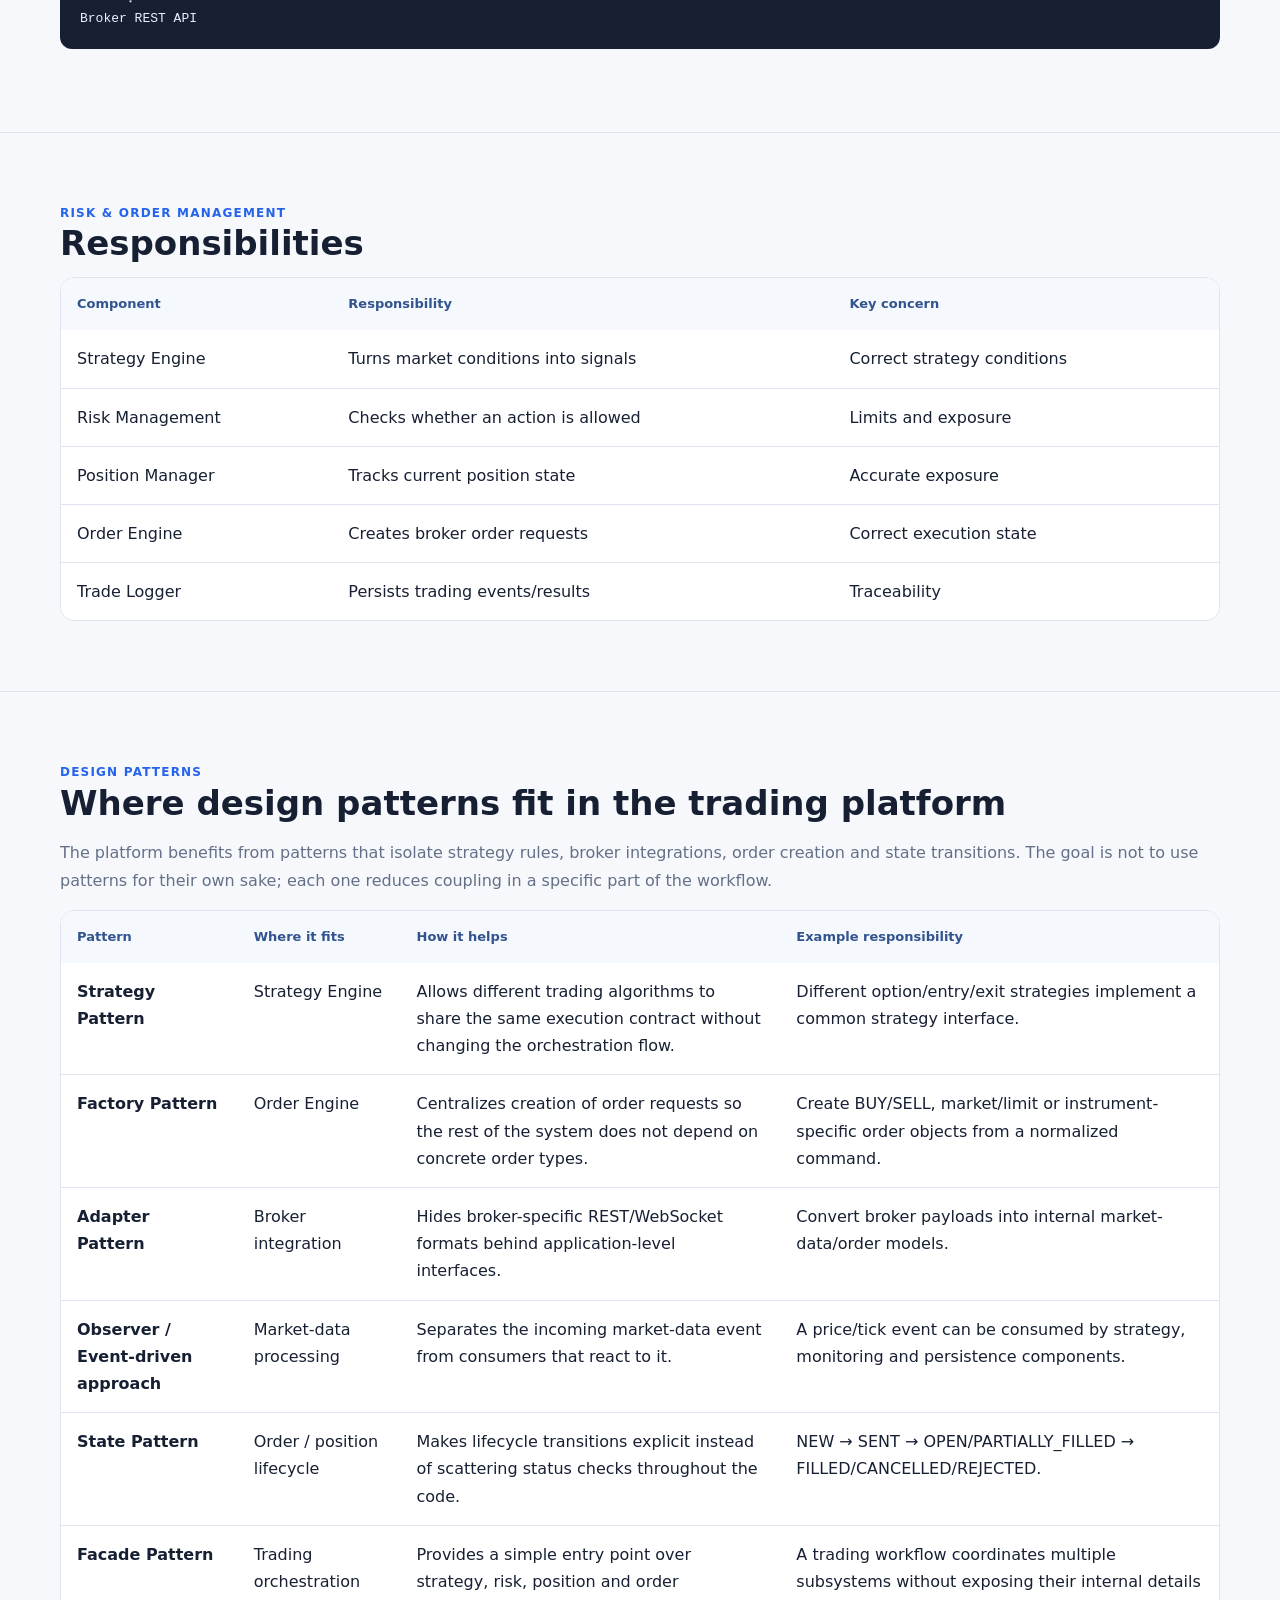
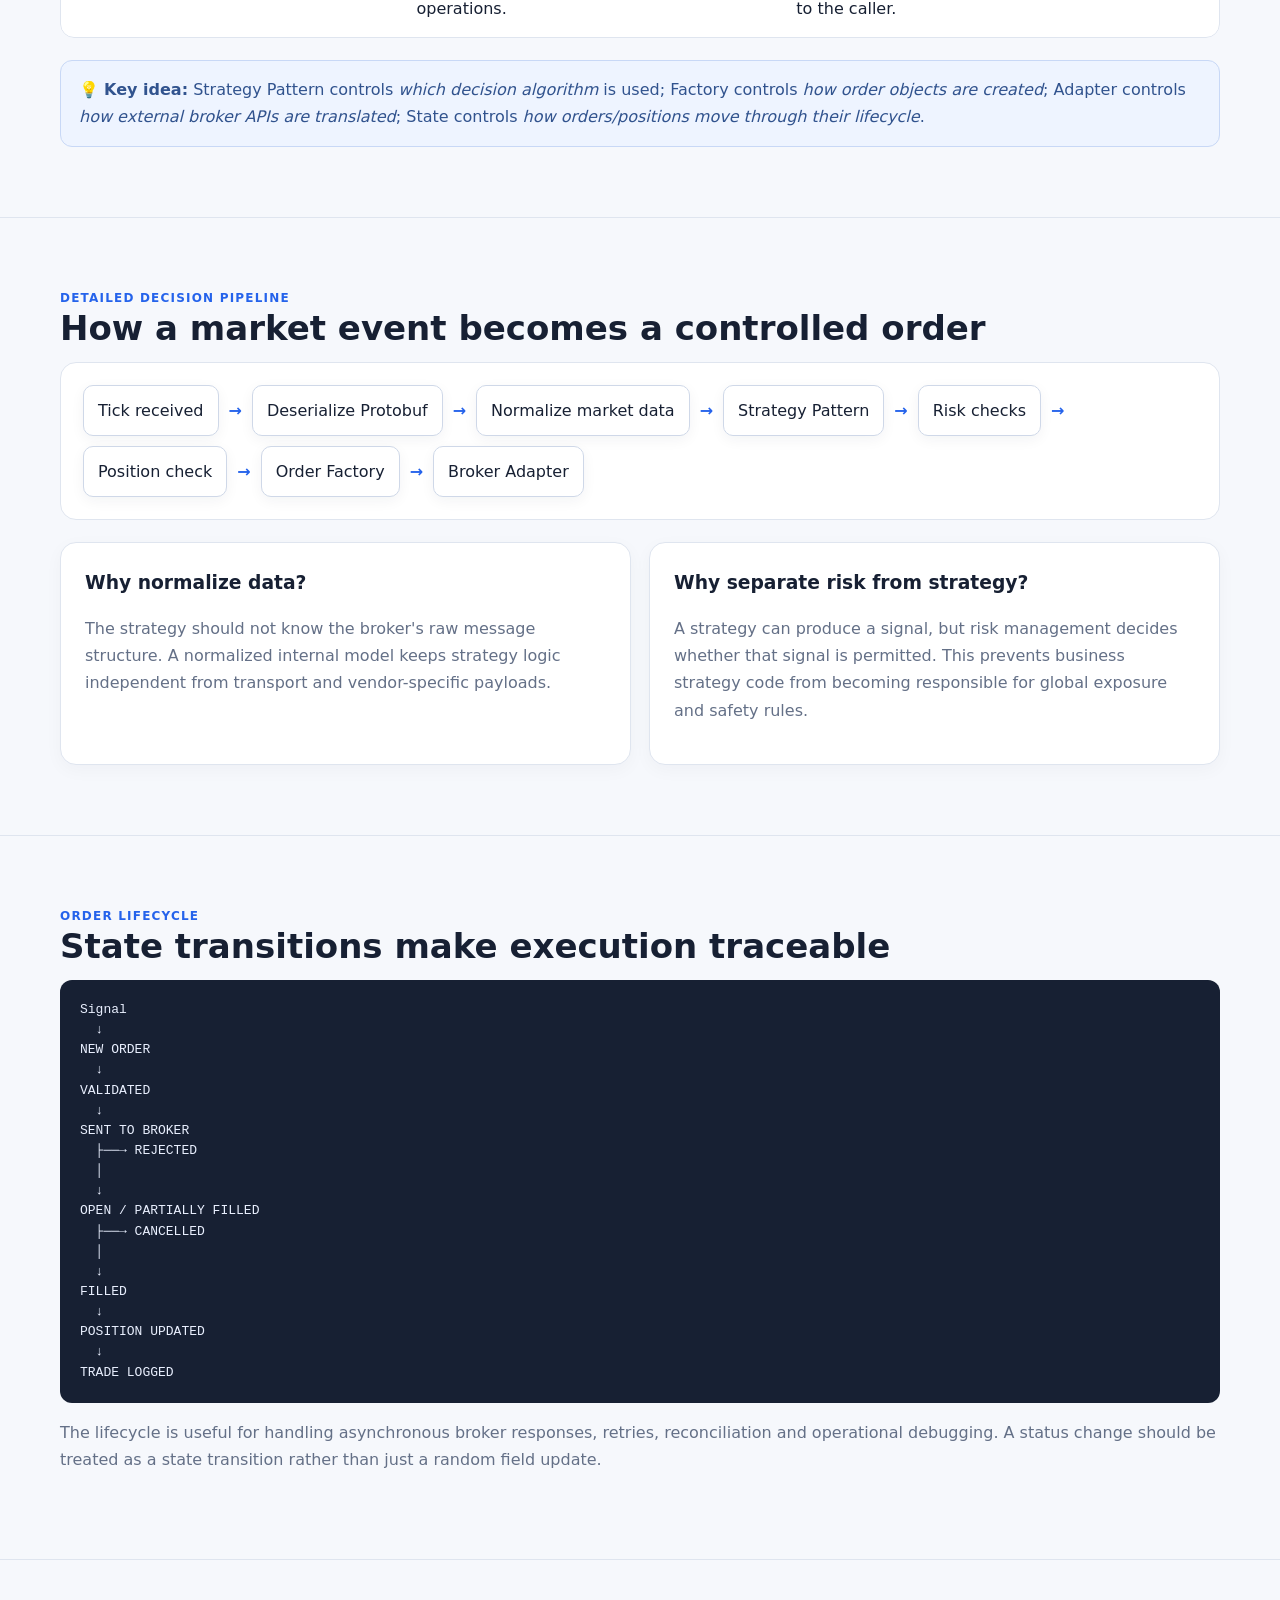
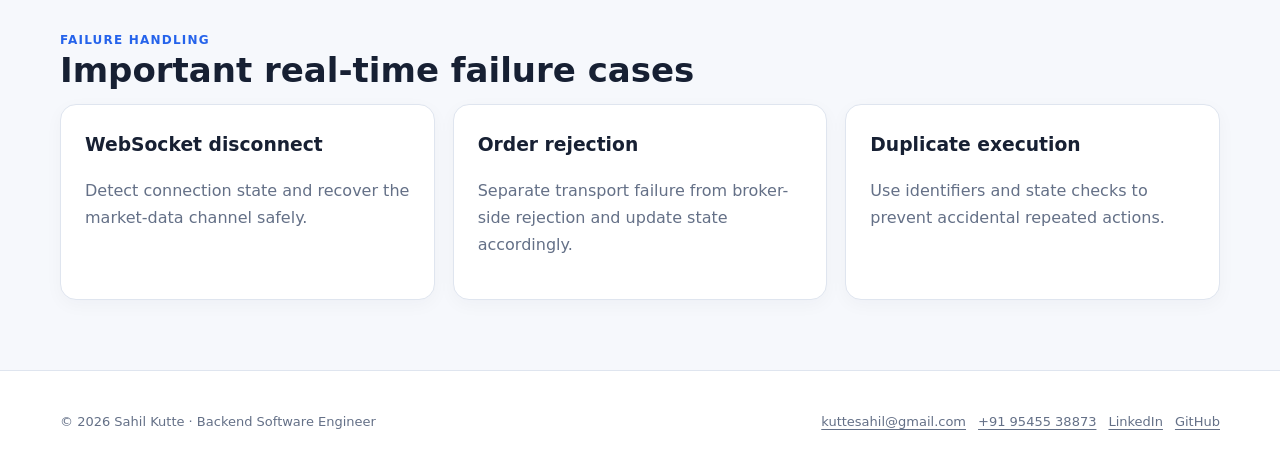
<file: projects/trading.html>
<!doctype html>
<html lang="en"><head>
<meta charset="utf-8"><meta name="viewport" content="width=device-width,initial-scale=1">
<title>Algorithmic Trading Platform | Sahil Kutte</title>
<link rel="stylesheet" href="../assets/style.css">
</head><body><header class="nav"><div class="container navin">
<a class="logo" href="../index.html">SAHIL<span>.</span>KUTTE</a>
<button class="menu-toggle" aria-label="Open navigation" aria-expanded="false" type="button">☰</button>
<nav class="links" id="site-menu">
<a class="" href="../index.html">Home</a><a class="active" href="../projects.html">Projects</a><a class="" href="../architecture.html">Architecture</a><a class="" href="../skills.html">Skills</a><a class="" href="../certifications.html">Certifications</a><a class="" href="../resume.html">Resume</a>
</nav></div></header><main>
<section class="pagehero"><div class="container"><div class="breadcrumb"><a href="../projects.html">Projects</a> / Algorithmic Trading Platform</div>
<div class="eyebrow">Real-time systems · Engineering project</div><h1>Algorithmic Trading Platform</h1>
<span class="tag">Java</span><span class="tag">Spring Boot</span><span class="tag">WebSocket</span><span class="tag">Protobuf</span><span class="tag">REST</span><span class="tag">Strategy</span><span class="tag">Risk Management</span>
<div class="attention-strip">⚡ <strong>Follow the live-data path:</strong> Broker → WebSocket → Protobuf → Strategy → Risk → Order Engine.</div></div></section>

<section class="section"><div class="container"><div class="kicker">At a glance</div><h2>System snapshot</h2>
<div class="table-wrap"><table class="info-table"><tbody>
<tr><th>System type</th><td>Real-time algorithmic trading platform</td></tr>
<tr><th>Input</th><td>Broker market data over WebSocket</td></tr>
<tr><th>Serialization</th><td>Protobuf binary messages → generated Java objects</td></tr>
<tr><th>Decision flow</th><td>Strategy → Risk Management → Position / Exposure → Order Engine</td></tr>
<tr><th>Execution</th><td>Broker REST API for order operations</td></tr>
</tbody></table></div></div></section>

<section class="section"><div class="container"><div class="kicker">System overview</div><h2>Market data → strategy → risk → order</h2>
<div class="workflow"><span class="node">Broker</span><b class="arrow">→</b><span class="node">WebSocket</span><b class="arrow">→</b><span class="node">Market Data</span><b class="arrow">→</b><span class="node">Strategy</span><b class="arrow">→</b><span class="node">Risk</span><b class="arrow">→</b><span class="node">Order Engine</span><b class="arrow">→</b><span class="node">Broker REST</span></div></div></section>

<section class="section"><div class="container"><div class="kicker">Market-data workflow</div><h2>What happens to a WebSocket message?</h2>
<pre>Broker
  ↓
Authorized WebSocket URL
  ↓
Java WebSocket Client
  ↓
Binary Protobuf Message
  ↓
Generated Protobuf Java Object
  ↓
Market Data Model
  ↓
Strategy Engine</pre>
<p class="muted">The WebSocket keeps the market-data channel open so price updates can arrive continuously. Protobuf is the message serialization format; it does not mean gRPC is being used.</p></div></section>

<section class="section"><div class="container"><div class="kicker">Communication choices</div><h2>WebSocket, REST, Protobuf and gRPC — clearly separated</h2>
<div class="table-wrap"><table class="info-table"><thead><tr><th>Technology</th><th>What it is</th><th>Why it is used here</th></tr></thead><tbody>
<tr><td>WebSocket</td><td>Persistent communication channel</td><td>Continuous inbound market-data updates</td></tr>
<tr><td>REST</td><td>HTTP request/response API style</td><td>Explicit broker operations such as order requests</td></tr>
<tr><td>Protobuf</td><td>Serialization + message schema</td><td>Compact structured binary market-data messages</td></tr>
<tr><td>gRPC</td><td>RPC framework, commonly using Protobuf</td><td>Not required for the broker WebSocket data path</td></tr>
</tbody></table></div></div></section>

<section class="section"><div class="container"><div class="kicker">Authentication flow</div><h2>Broker OAuth</h2>
<div class="workflow"><span class="node">User</span><b class="arrow">→</b><span class="node">Broker OAuth</span><b class="arrow">→</b><span class="node">Authorization Code</span><b class="arrow">→</b><span class="node">Backend Callback</span><b class="arrow">→</b><span class="node">Access Token</span></div>
<p class="muted">The authorization code is exchanged for credentials/tokens used by the application to interact with broker APIs. Sensitive values are never displayed in this portfolio.</p></div></section>

<section class="section"><div class="container"><div class="kicker">Strategy</div><h2>From market tick to order decision</h2>
<pre>Live Market Data
      ↓
Strategy Conditions
      ↓
Signal
      ↓
Risk Management
      ↓
Position / Exposure Check
      ↓
Order Decision
      ↓
Order Engine
      ↓
Broker REST API</pre></div></section>

<section class="section"><div class="container"><div class="kicker">Risk & order management</div><h2>Responsibilities</h2>
<div class="table-wrap"><table class="info-table"><thead><tr><th>Component</th><th>Responsibility</th><th>Key concern</th></tr></thead><tbody>
<tr><td>Strategy Engine</td><td>Turns market conditions into signals</td><td>Correct strategy conditions</td></tr>
<tr><td>Risk Management</td><td>Checks whether an action is allowed</td><td>Limits and exposure</td></tr>
<tr><td>Position Manager</td><td>Tracks current position state</td><td>Accurate exposure</td></tr>
<tr><td>Order Engine</td><td>Creates broker order requests</td><td>Correct execution state</td></tr>
<tr><td>Trade Logger</td><td>Persists trading events/results</td><td>Traceability</td></tr>
</tbody></table></div></div></section>


<section class="section"><div class="container"><div class="kicker">Design patterns</div><h2>Where design patterns fit in the trading platform</h2>
<p class="muted">The platform benefits from patterns that isolate strategy rules, broker integrations, order creation and state transitions. The goal is not to use patterns for their own sake; each one reduces coupling in a specific part of the workflow.</p>
<div class="table-wrap"><table class="info-table"><thead><tr><th>Pattern</th><th>Where it fits</th><th>How it helps</th><th>Example responsibility</th></tr></thead><tbody>
<tr><td><strong>Strategy Pattern</strong></td><td>Strategy Engine</td><td>Allows different trading algorithms to share the same execution contract without changing the orchestration flow.</td><td>Different option/entry/exit strategies implement a common strategy interface.</td></tr>
<tr><td><strong>Factory Pattern</strong></td><td>Order Engine</td><td>Centralizes creation of order requests so the rest of the system does not depend on concrete order types.</td><td>Create BUY/SELL, market/limit or instrument-specific order objects from a normalized command.</td></tr>
<tr><td><strong>Adapter Pattern</strong></td><td>Broker integration</td><td>Hides broker-specific REST/WebSocket formats behind application-level interfaces.</td><td>Convert broker payloads into internal market-data/order models.</td></tr>
<tr><td><strong>Observer / Event-driven approach</strong></td><td>Market-data processing</td><td>Separates the incoming market-data event from consumers that react to it.</td><td>A price/tick event can be consumed by strategy, monitoring and persistence components.</td></tr>
<tr><td><strong>State Pattern</strong></td><td>Order / position lifecycle</td><td>Makes lifecycle transitions explicit instead of scattering status checks throughout the code.</td><td>NEW → SENT → OPEN/PARTIALLY_FILLED → FILLED/CANCELLED/REJECTED.</td></tr>
<tr><td><strong>Facade Pattern</strong></td><td>Trading orchestration</td><td>Provides a simple entry point over strategy, risk, position and order operations.</td><td>A trading workflow coordinates multiple subsystems without exposing their internal details to the caller.</td></tr>
</tbody></table></div>
<div class="attention-note">💡 <strong>Key idea:</strong> Strategy Pattern controls <em>which decision algorithm</em> is used; Factory controls <em>how order objects are created</em>; Adapter controls <em>how external broker APIs are translated</em>; State controls <em>how orders/positions move through their lifecycle</em>.</div>
</div></section>

<section class="section"><div class="container"><div class="kicker">Detailed decision pipeline</div><h2>How a market event becomes a controlled order</h2>
<div class="workflow"><span class="node">Tick received</span><b class="arrow">→</b><span class="node">Deserialize Protobuf</span><b class="arrow">→</b><span class="node">Normalize market data</span><b class="arrow">→</b><span class="node">Strategy Pattern</span><b class="arrow">→</b><span class="node">Risk checks</span><b class="arrow">→</b><span class="node">Position check</span><b class="arrow">→</b><span class="node">Order Factory</span><b class="arrow">→</b><span class="node">Broker Adapter</span></div>
<div class="grid grid2" style="margin-top:22px"><div class="card"><h3>Why normalize data?</h3><p class="muted">The strategy should not know the broker's raw message structure. A normalized internal model keeps strategy logic independent from transport and vendor-specific payloads.</p></div><div class="card"><h3>Why separate risk from strategy?</h3><p class="muted">A strategy can produce a signal, but risk management decides whether that signal is permitted. This prevents business strategy code from becoming responsible for global exposure and safety rules.</p></div></div>
</div></section>

<section class="section"><div class="container"><div class="kicker">Order lifecycle</div><h2>State transitions make execution traceable</h2>
<pre>Signal
  ↓
NEW ORDER
  ↓
VALIDATED
  ↓
SENT TO BROKER
  ├──→ REJECTED
  │
  ↓
OPEN / PARTIALLY FILLED
  ├──→ CANCELLED
  │
  ↓
FILLED
  ↓
POSITION UPDATED
  ↓
TRADE LOGGED</pre>
<p class="muted">The lifecycle is useful for handling asynchronous broker responses, retries, reconciliation and operational debugging. A status change should be treated as a state transition rather than just a random field update.</p>
</div></section>

<section class="section"><div class="container"><div class="kicker">Failure handling</div><h2>Important real-time failure cases</h2>
<div class="grid grid3"><div class="card"><h3>WebSocket disconnect</h3><p class="muted">Detect connection state and recover the market-data channel safely.</p></div>
<div class="card"><h3>Order rejection</h3><p class="muted">Separate transport failure from broker-side rejection and update state accordingly.</p></div>
<div class="card"><h3>Duplicate execution</h3><p class="muted">Use identifiers and state checks to prevent accidental repeated actions.</p></div></div></div></section>
</main><footer class="footer"><div class="container footer-grid">
<div>© 2026 Sahil Kutte · Backend Software Engineer</div>
<div class="footer-contact">
<a href="mailto:kuttesahil@gmail.com">kuttesahil@gmail.com</a>
<a href="tel:+919545538873">+91 95455 38873</a>
<a href="https://www.linkedin.com/in/sahil-k-a4041b259/" target="_blank" rel="noopener">LinkedIn</a>
<a href="https://github.com/sahilkutte" target="_blank" rel="noopener">GitHub</a>
</div></div></footer><script>
(function(){
 const b=document.querySelector('.menu-toggle'),m=document.getElementById('site-menu');
 if(!b||!m)return;
 b.addEventListener('click',function(){
   const o=m.classList.toggle('open');
   b.setAttribute('aria-expanded',o);
   b.textContent=o?'✕':'☰';
 });
 m.querySelectorAll('a').forEach(function(a){
   a.addEventListener('click',function(){
     m.classList.remove('open');
     b.setAttribute('aria-expanded','false');
     b.textContent='☰';
   });
 });
})();
</script></body></html>
</file>
<file: assets/style.css>
:root{--bg:#f6f8fc;--surface:#fff;--surface2:#f1f5fb;--text:#172033;--muted:#647087;--line:#dfe5ef;--primary:#2563eb;--primary2:#1d4ed8;--green:#0f9d72;--shadow:0 12px 35px rgba(23,32,51,.08)}
*{box-sizing:border-box}
html{scroll-behavior:smooth;-webkit-text-size-adjust:100%}
body{margin:0;background:var(--bg);color:var(--text);font-family:Inter,ui-sans-serif,system-ui,-apple-system,"Segoe UI",Roboto,Arial,sans-serif;line-height:1.7;overflow-x:hidden}
a{color:inherit;text-decoration:none}
img{max-width:100%;height:auto}
.container{width:min(1160px,92%);margin:auto}
.nav{position:sticky;top:0;z-index:50;background:rgba(255,255,255,.94);backdrop-filter:blur(12px);border-bottom:1px solid var(--line)}
.navin{min-height:72px;display:flex;align-items:center;justify-content:space-between;gap:18px;position:relative}
.logo{font-weight:850;letter-spacing:.4px;white-space:nowrap}.logo span{color:var(--primary)}
.links{display:flex;align-items:center;gap:25px;color:var(--muted);font-size:14px}.links a{padding:8px 0}.links a:hover,.links .active{color:var(--primary)}
.menu-toggle{display:none;border:1px solid var(--line);background:#fff;color:var(--text);width:42px;height:42px;border-radius:10px;font-size:21px;cursor:pointer;line-height:1}
.hero{padding:85px 0 70px;background:linear-gradient(135deg,#fff,#f3f7ff)}
.hero-grid{display:grid;grid-template-columns:minmax(0,1.45fr) minmax(220px,.55fr);gap:55px;align-items:center}
.eyebrow,.kicker{color:var(--primary);font-weight:800;letter-spacing:1.2px;text-transform:uppercase;font-size:12px}
.hero h1{font-size:clamp(42px,6vw,70px);line-height:1.06;letter-spacing:-2.4px;margin:13px 0 20px}
.lead{font-size:20px;color:var(--muted);max-width:820px}
.buttons{display:flex;gap:12px;flex-wrap:wrap;margin-top:28px}.btn{display:inline-block;padding:11px 17px;border:1px solid var(--line);border-radius:10px;background:#fff;font-weight:750;font-size:14px}.btn.primary{background:var(--primary);border-color:var(--primary);color:white}.btn:hover{transform:translateY(-1px);box-shadow:var(--shadow)}
.avatar{width:230px;height:230px;border-radius:24px;object-fit:cover;background:#e9eef7;border:8px solid white;box-shadow:var(--shadow)}.photo-placeholder{width:230px;height:230px;border-radius:24px;background:linear-gradient(135deg,#dbe7ff,#eef3fb);display:flex;align-items:center;justify-content:center;color:var(--muted);text-align:center;border:1px solid var(--line);box-shadow:var(--shadow);margin:auto}
.section{padding:70px 0;border-top:1px solid var(--line)}
h2{font-size:34px;line-height:1.2;margin:0 0 13px}h3{margin:0 0 7px}.muted{color:var(--muted)}
.grid{display:grid;gap:18px;min-width:0}.grid3{grid-template-columns:repeat(3,minmax(0,1fr))}.grid2{grid-template-columns:repeat(2,minmax(0,1fr))}
.card{background:var(--surface);border:1px solid var(--line);border-radius:16px;padding:24px;box-shadow:0 5px 18px rgba(23,32,51,.035);min-width:0}.card:hover{border-color:#b9c8e6}.project-card{min-height:275px;display:flex;flex-direction:column}.project-card .bottom{margin-top:auto;padding-top:20px}.tag{display:inline-block;padding:4px 9px;border-radius:999px;background:#edf3ff;color:#315cae;font-size:12px;margin:4px 4px 0 0;max-width:100%}
.stats{display:grid;grid-template-columns:repeat(4,minmax(0,1fr));gap:12px;margin-top:35px}.stat{background:#fff;border:1px solid var(--line);padding:17px;border-radius:14px}.stat strong{display:block;font-size:25px}.stat span{font-size:13px;color:var(--muted)}
.contact{display:flex;gap:10px;flex-wrap:wrap}.contact a{padding:9px 12px;background:#fff;border:1px solid var(--line);border-radius:9px;font-size:14px;overflow-wrap:anywhere}.contact a:hover{border-color:var(--primary);color:var(--primary)}
.pagehero{padding:35px 0 60px;background:#fff}.breadcrumb{font-size:14px;color:var(--muted);margin-bottom:30px;overflow-wrap:anywhere}.pagehero h1{font-size:54px;line-height:1.08;margin:10px 0 15px}
.flow{display:flex;align-items:center;gap:8px;flex-wrap:wrap;margin:24px 0}.node{padding:11px 14px;background:#fff;border:1px solid #cfd8e8;border-radius:10px;box-shadow:0 4px 14px rgba(23,32,51,.05);overflow-wrap:anywhere}.arrow{color:var(--primary);font-weight:900}
pre{max-width:100%;overflow:auto;background:#172033;color:#eaf0ff;border-radius:12px;padding:20px;font-size:13px;line-height:1.55;white-space:pre-wrap;word-break:break-word}
.two-col{display:grid;grid-template-columns:minmax(0,1.45fr) minmax(260px,.75fr);gap:22px}
.notice{padding:17px;border-left:4px solid var(--primary);background:#eef4ff;border-radius:0 10px 10px 0}.footer{padding:40px 0;background:#fff;border-top:1px solid var(--line);color:var(--muted);font-size:13px}
.timeline{border-left:2px solid #cdd7e7;margin-left:10px;padding-left:28px}.timeline-item{position:relative;margin-bottom:27px}.timeline-item:before{content:"";position:absolute;left:-36px;top:8px;width:12px;height:12px;border-radius:50%;background:var(--primary);border:3px solid #fff;box-shadow:0 0 0 1px #b8c7df}
.workflow{display:flex;gap:10px;align-items:center;flex-wrap:wrap;padding:22px;background:#fff;border:1px solid var(--line);border-radius:16px;overflow:hidden}.workflow .node{animation:pulse 2.8s ease-in-out infinite}.workflow .node:nth-child(3){animation-delay:.35s}.workflow .node:nth-child(5){animation-delay:.7s}.workflow .node:nth-child(7){animation-delay:1.05s}.workflow .node:nth-child(9){animation-delay:1.4s}.workflow .node:nth-child(11){animation-delay:1.75s}.workflow .node:nth-child(13){animation-delay:2.1s}
@keyframes pulse{0%,100%{transform:translateY(0);box-shadow:none}50%{transform:translateY(-5px);box-shadow:0 8px 18px rgba(37,99,235,.14);border-color:#91b0ee}}
details{background:#fff;border:1px solid var(--line);border-radius:12px;padding:15px 18px;margin:10px 0}summary{font-weight:750;cursor:pointer}.media-box{background:#fff;border:1px dashed #b8c7df;border-radius:16px;padding:25px;text-align:center;color:var(--muted)}
ul,ol{padding-left:22px}

@media (max-width:850px){
  .container{width:min(94%,700px)}
  .navin{min-height:64px}.menu-toggle{display:block}
  .links{display:none;position:absolute;top:64px;left:0;right:0;background:rgba(255,255,255,.98);border:1px solid var(--line);border-top:0;border-radius:0 0 14px 14px;padding:10px;box-shadow:var(--shadow);flex-direction:column;align-items:stretch;gap:2px}
  .links.open{display:flex}.links a{padding:12px 14px;border-radius:8px}.links a:hover,.links .active{background:#eef4ff}
  .hero{padding:58px 0 55px}.hero-grid{grid-template-columns:1fr;gap:30px}.hero-grid>div:last-child{order:-1}.photo-placeholder,.avatar{width:170px;height:170px}
  .hero h1{font-size:clamp(38px,11vw,56px);letter-spacing:-1.7px}.lead{font-size:18px}
  .grid3,.grid2,.stats,.two-col{grid-template-columns:1fr}
  .section{padding:52px 0}h2{font-size:30px}.pagehero{padding:28px 0 48px}.pagehero h1{font-size:42px}
  .workflow{flex-direction:column;align-items:stretch}.workflow .arrow{display:block;text-align:center;transform:rotate(90deg);height:18px}
  .flow{flex-direction:column;align-items:stretch}.flow .arrow{text-align:center;transform:rotate(90deg)}
  .node{text-align:center}.card{padding:20px}.project-card{min-height:0}
}
@media (max-width:480px){
  .container{width:92%}.logo{font-size:14px}.hero h1{font-size:39px}.lead{font-size:17px}.buttons{display:grid;grid-template-columns:1fr}.btn{text-align:center;width:100%}.contact{display:grid;grid-template-columns:1fr}.contact a{width:100%;text-align:center}.pagehero h1{font-size:36px}.section{padding:44px 0}.stats{margin-top:24px}.stat{padding:14px}.workflow{padding:16px}.workflow .node{width:100%}pre{padding:15px;font-size:12px}.footer{padding:30px 0}}
@media (prefers-reduced-motion:reduce){html{scroll-behavior:auto}.workflow .node{animation:none}.btn:hover{transform:none}}

/* V4 recruiter-friendly additions */
.hero-photo-wrap{display:flex;flex-direction:column;align-items:center;justify-content:center}
.hero-avatar{display:block}
.photo-caption{margin-top:10px;color:var(--muted);font-size:13px;font-weight:700}
.hero-contact{margin-top:25px}
.footer-grid{display:flex;align-items:center;justify-content:space-between;gap:18px;flex-wrap:wrap}
.footer-contact{display:flex;gap:12px;flex-wrap:wrap}
.footer-contact a{color:var(--muted);text-decoration:underline;text-underline-offset:3px}
.footer-contact a:hover{color:var(--primary)}
.project-title{font-size:25px;line-height:1.2}
.more-badge{display:inline-block;margin-top:17px;padding:8px 12px;border-radius:999px;background:#eaf1ff;color:var(--primary);font-weight:850;font-size:12px;letter-spacing:.7px;animation:attentionPulse 2s ease-in-out infinite}
.project-card:hover .more-badge{background:var(--primary);color:#fff}
.attention-strip,.attention-note{margin-top:22px;padding:15px 18px;background:#eef4ff;border:1px solid #c8d8f6;border-radius:12px;color:#31538e}
.attention-strip{display:inline-block}
.info-table{width:100%;border-collapse:separate;border-spacing:0;background:#fff;border:1px solid var(--line);border-radius:14px;overflow:hidden}
.info-table th,.info-table td{padding:15px 16px;border-bottom:1px solid var(--line);text-align:left;vertical-align:top}
.info-table th{font-size:13px;color:#31538e;background:#f5f8fd;font-weight:850}
.info-table tr:last-child th,.info-table tr:last-child td{border-bottom:0}
.info-table tbody tr:hover{background:#fbfcff}
.table-wrap{width:100%;overflow-x:auto;border-radius:14px}
.step-card{position:relative}
.step-number{display:inline-flex;align-items:center;justify-content:center;width:34px;height:34px;border-radius:50%;background:#eaf1ff;color:var(--primary);font-weight:900;font-size:12px;margin-bottom:10px}
.resume-profile{text-align:center}
.resume-photo{width:130px;height:130px;border-radius:50%;object-fit:cover;border:5px solid #fff;box-shadow:var(--shadow);margin:0 auto 12px;display:block}
@keyframes attentionPulse{0%,100%{transform:translateY(0);box-shadow:0 0 0 0 rgba(37,99,235,0)}50%{transform:translateY(-2px);box-shadow:0 6px 18px rgba(37,99,235,.12)}}
@media (max-width:850px){
 .footer-grid{align-items:flex-start;flex-direction:column}
 .info-table{min-width:650px}
 .table-wrap{border:1px solid var(--line)}
 .attention-strip{display:block}
}
@media (max-width:480px){
 .hero-avatar{width:170px;height:170px}
 .info-table{min-width:600px}
 .footer-contact{display:grid;grid-template-columns:1fr}
 .footer-contact a{overflow-wrap:anywhere}
}
@media (prefers-reduced-motion:reduce){.more-badge,.attention-strip{animation:none}}
</file>
